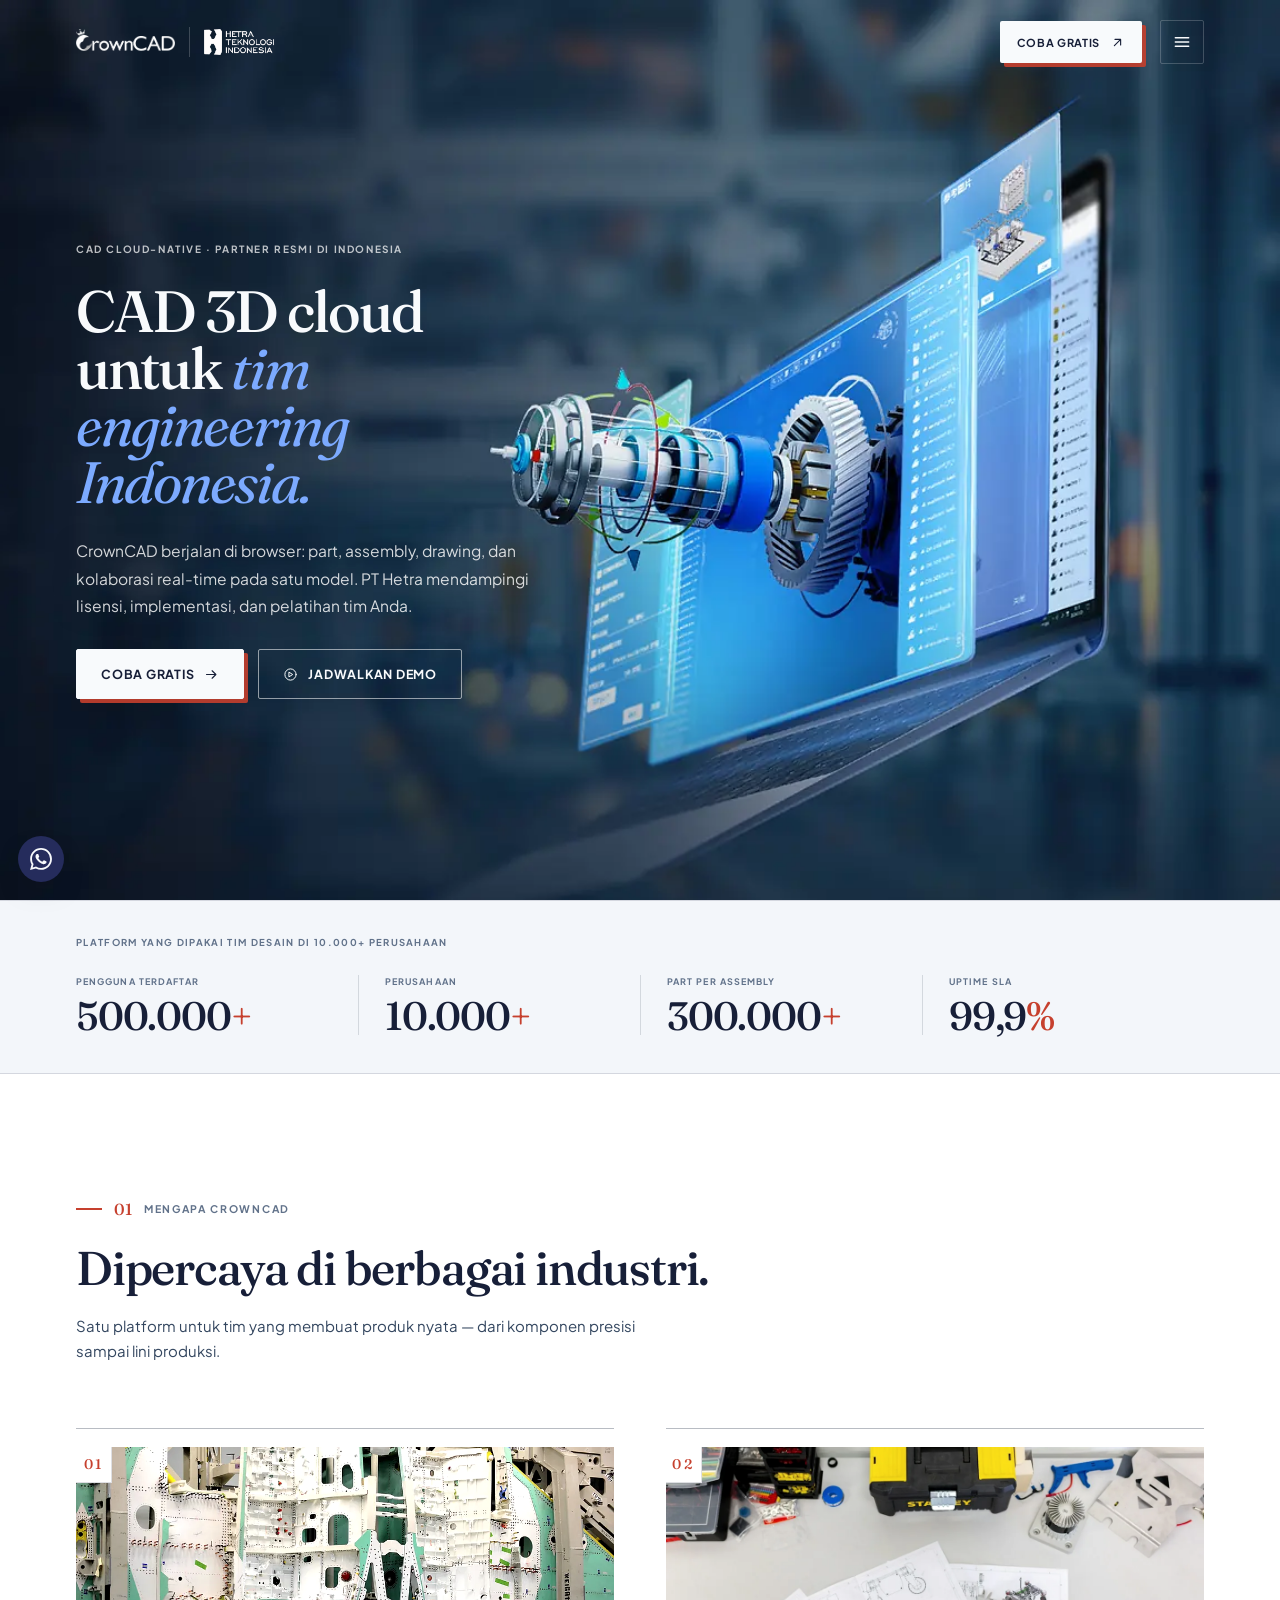
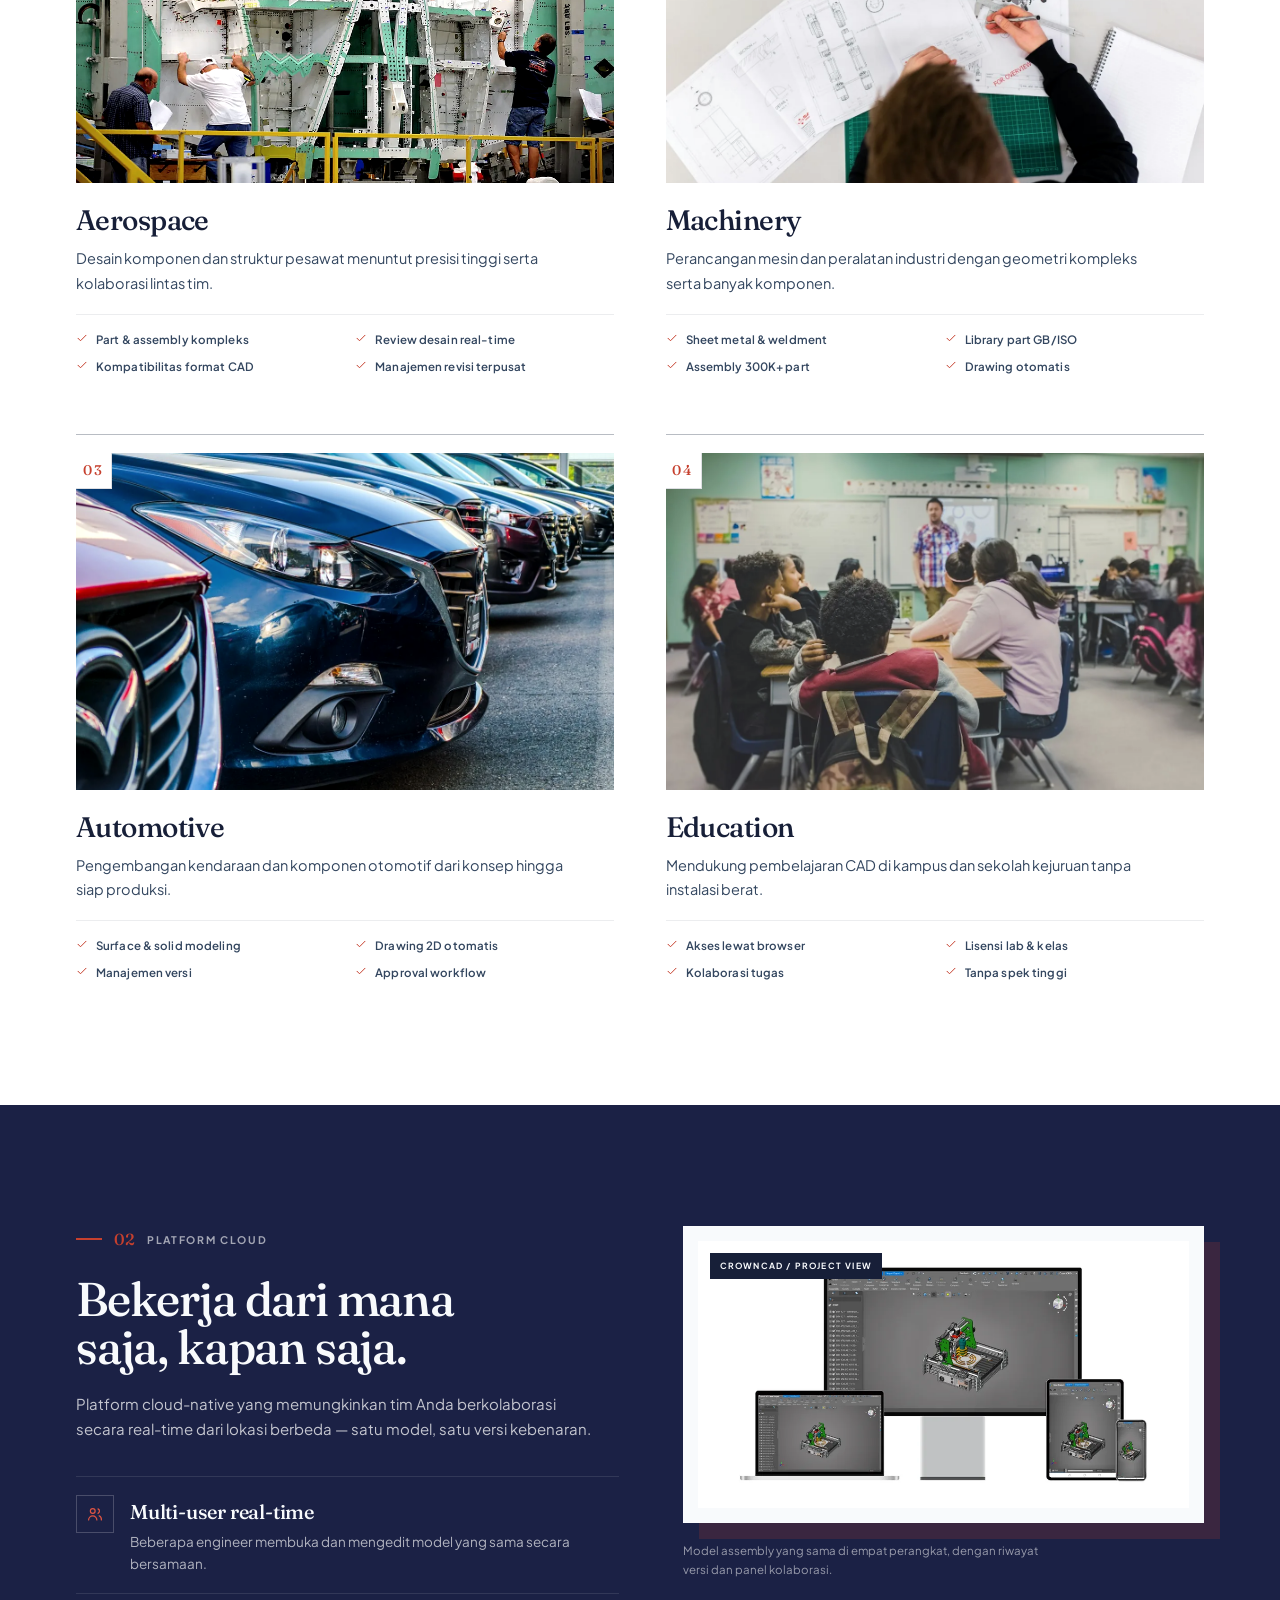
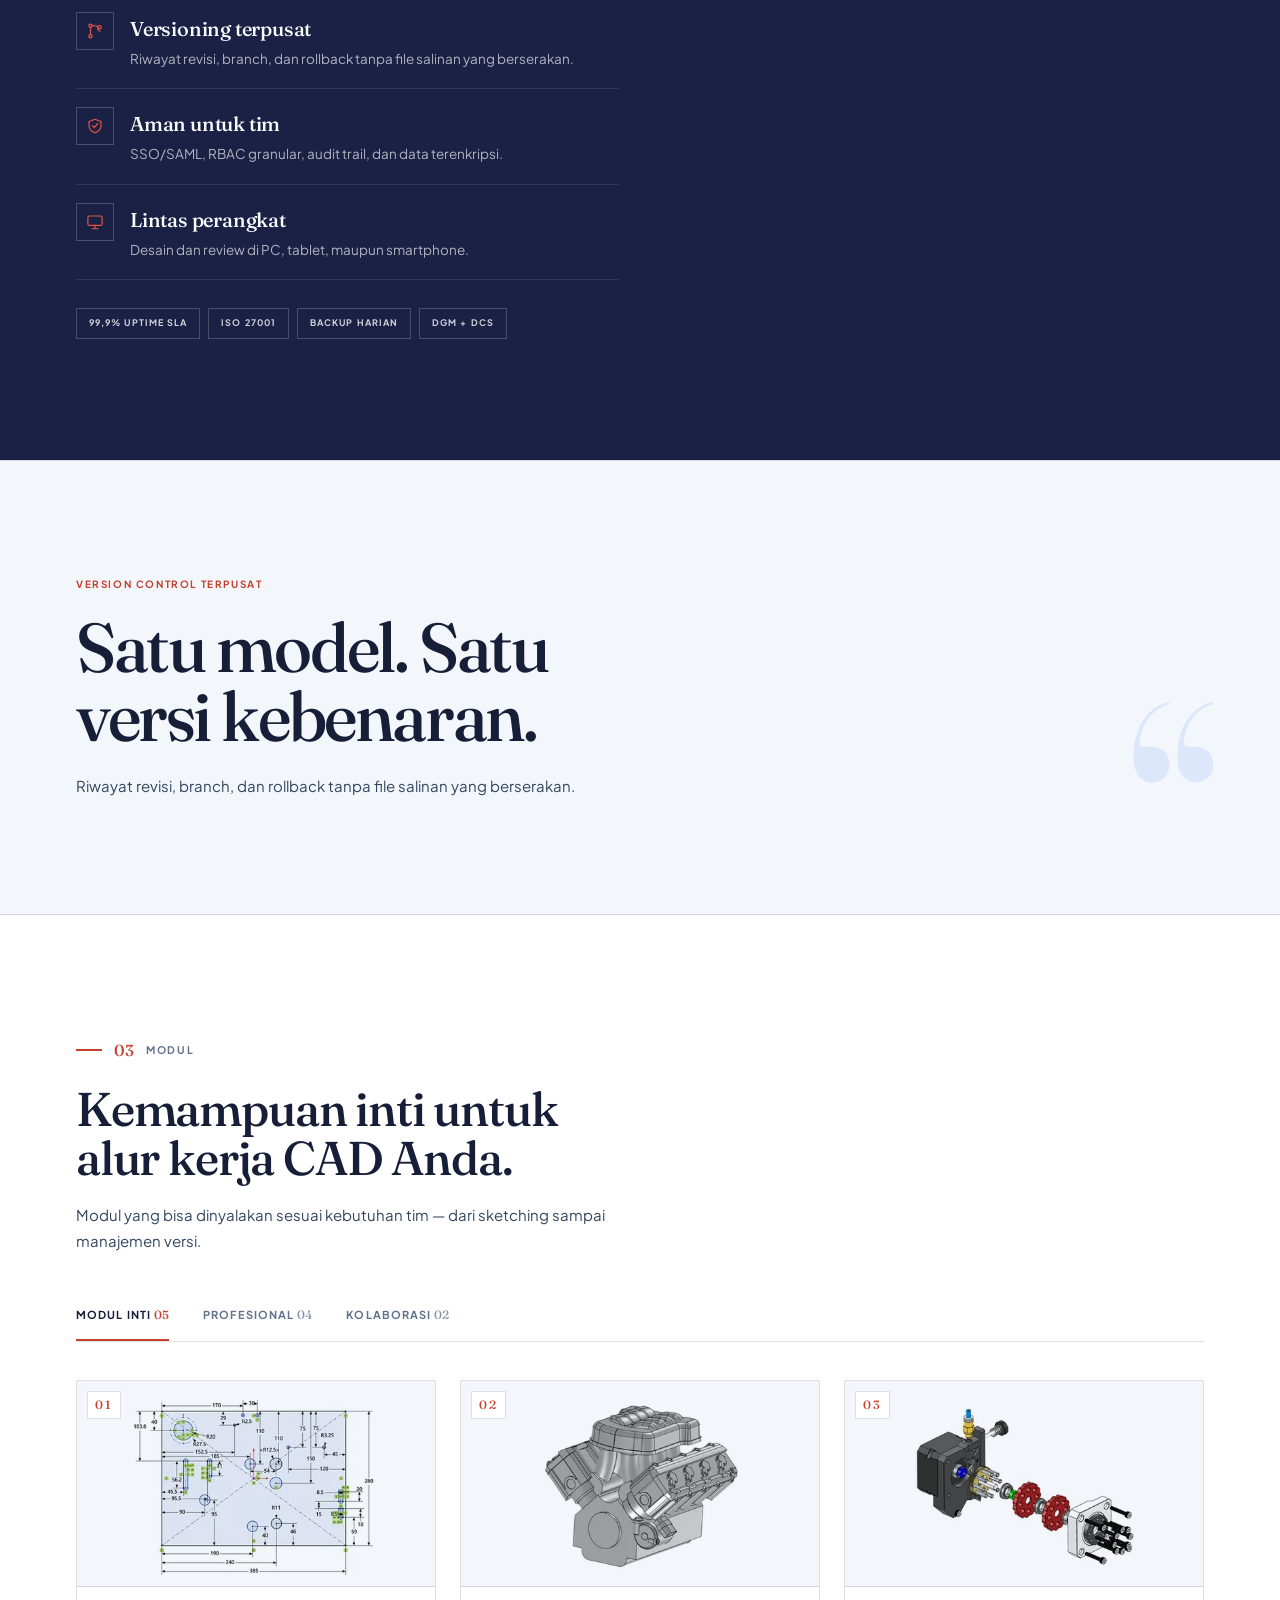
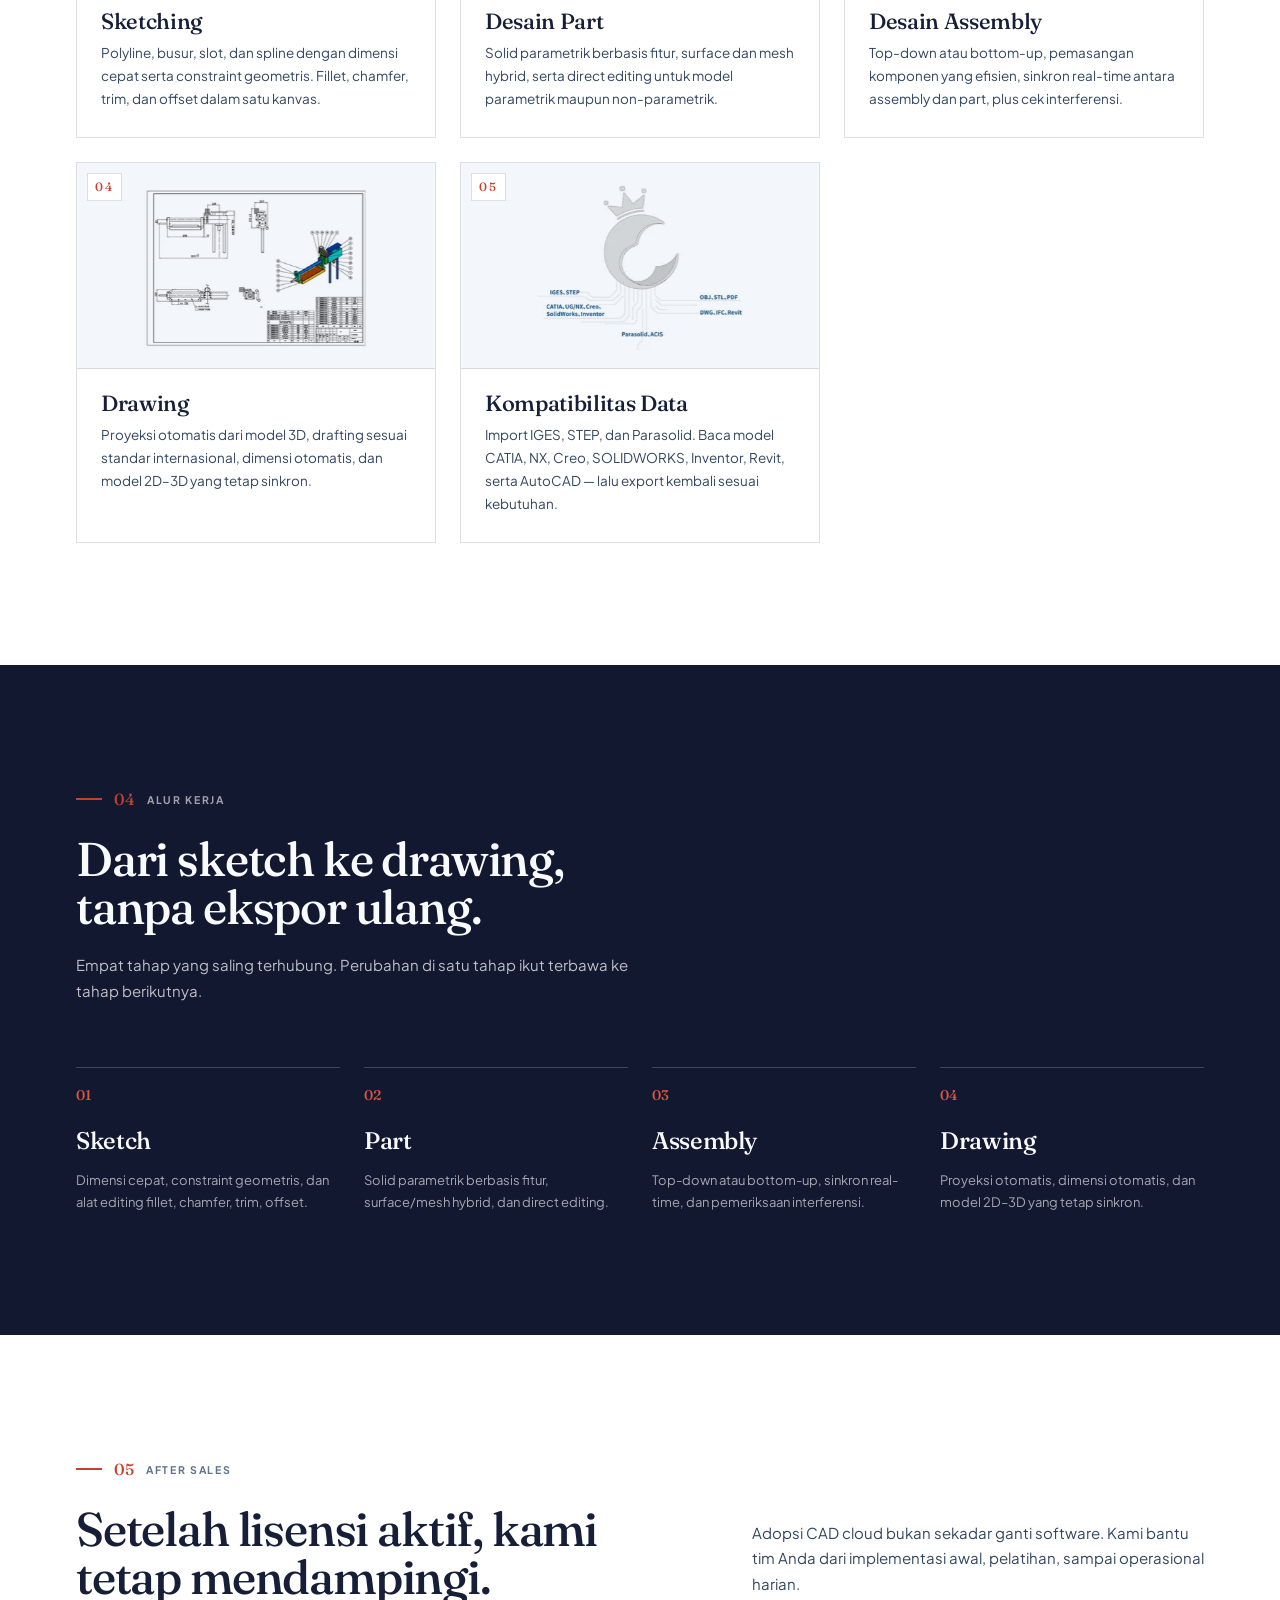
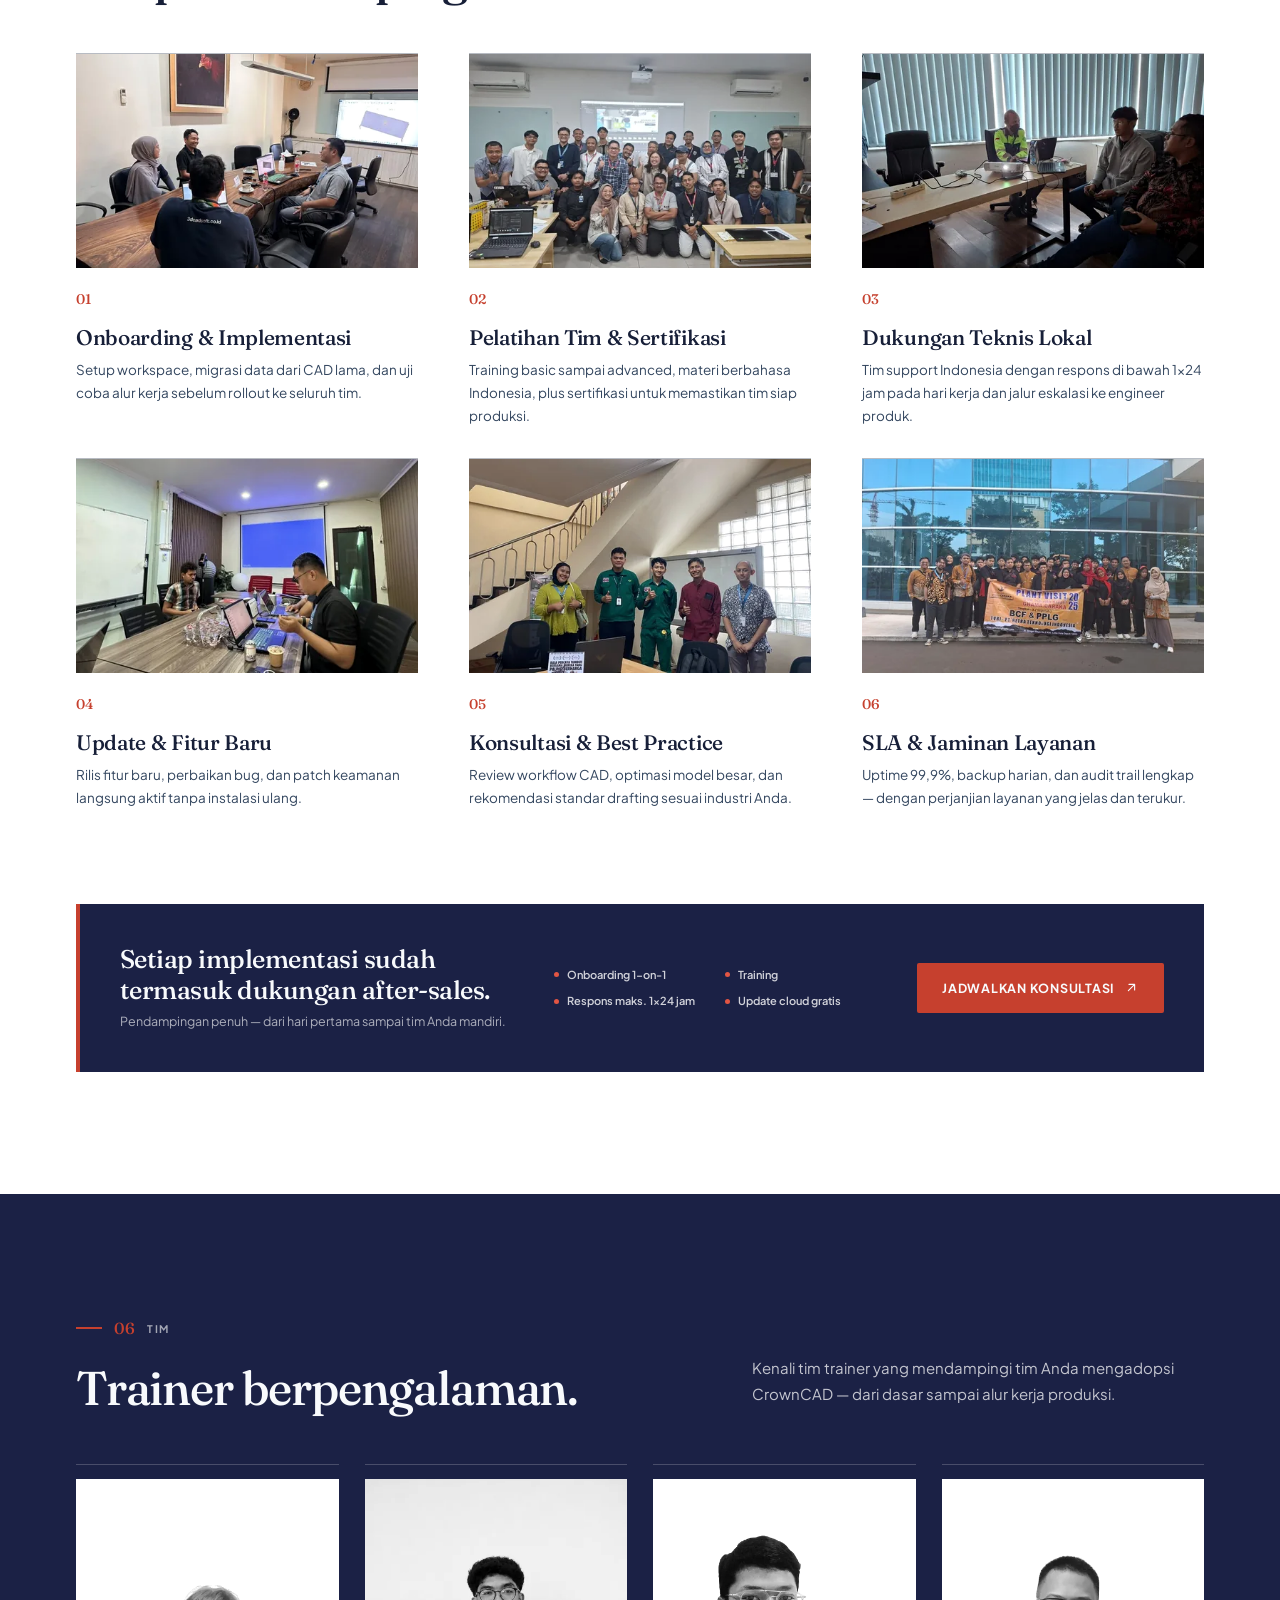
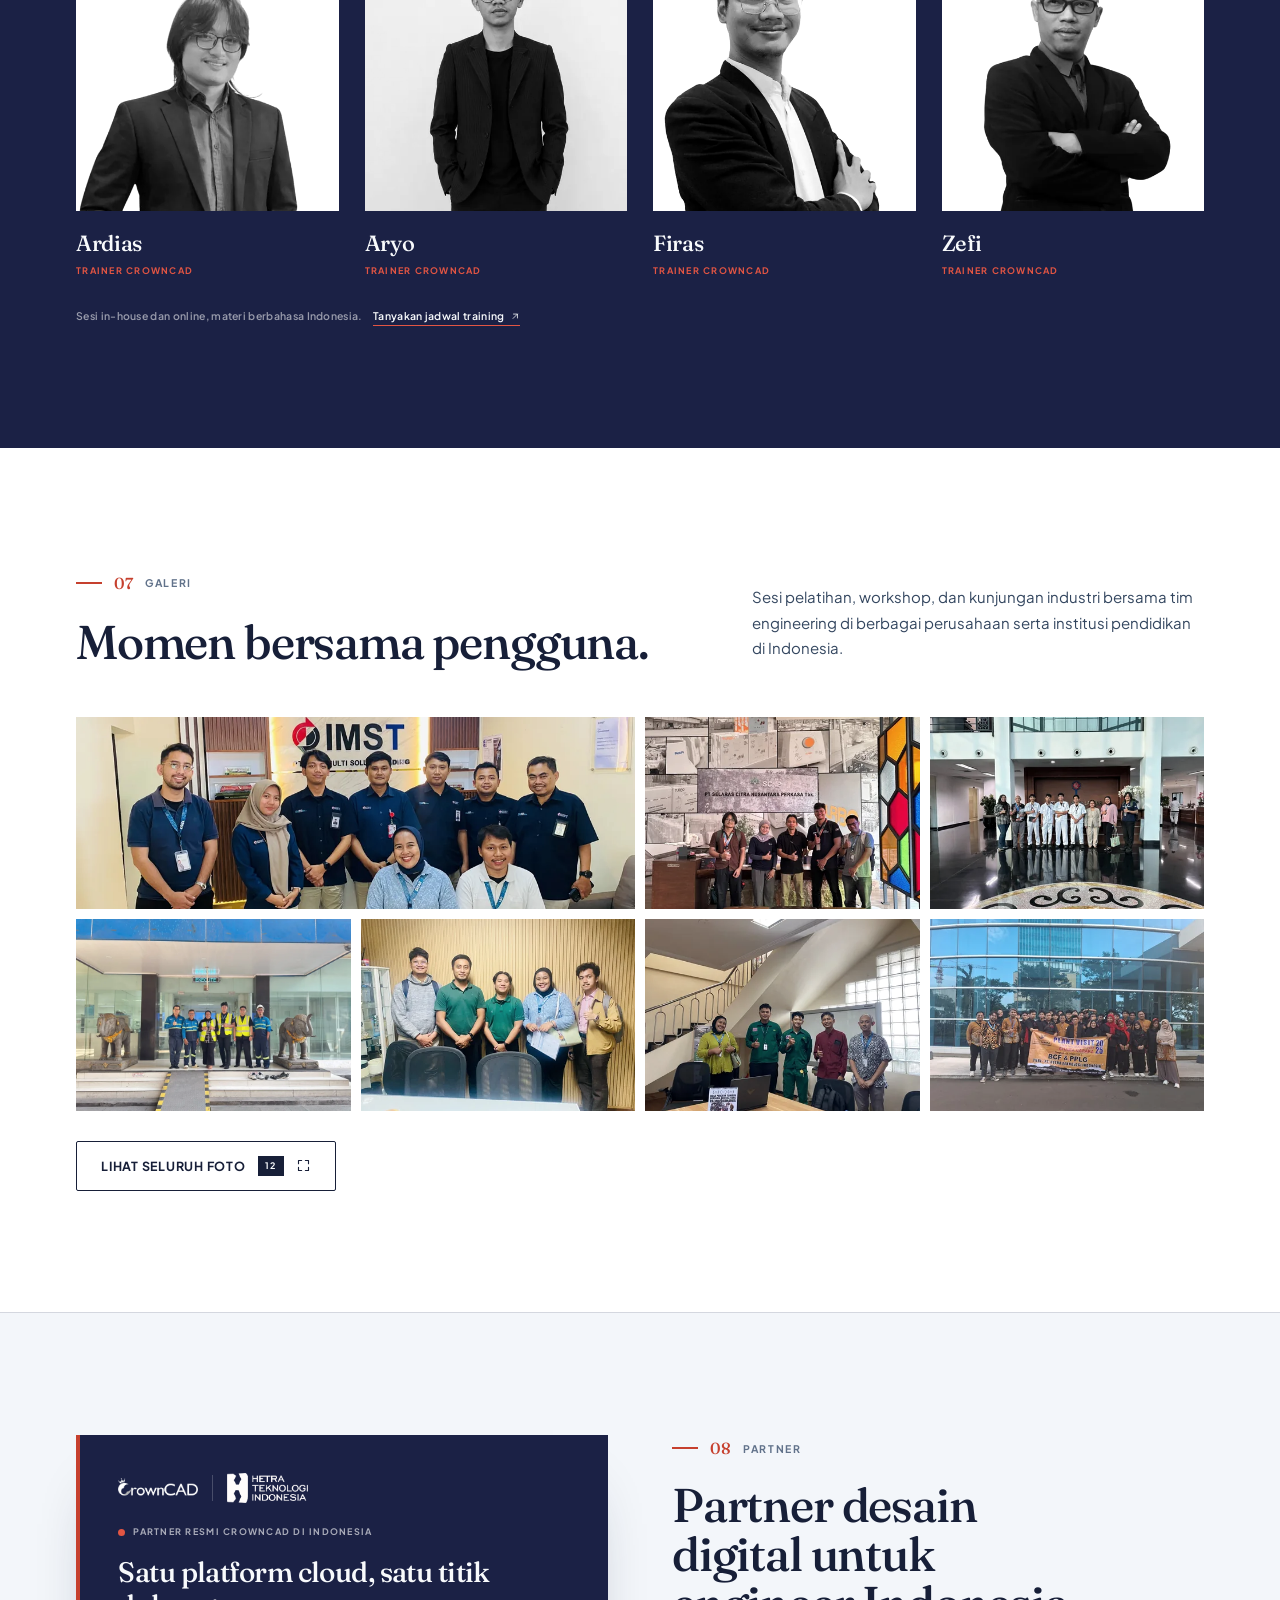
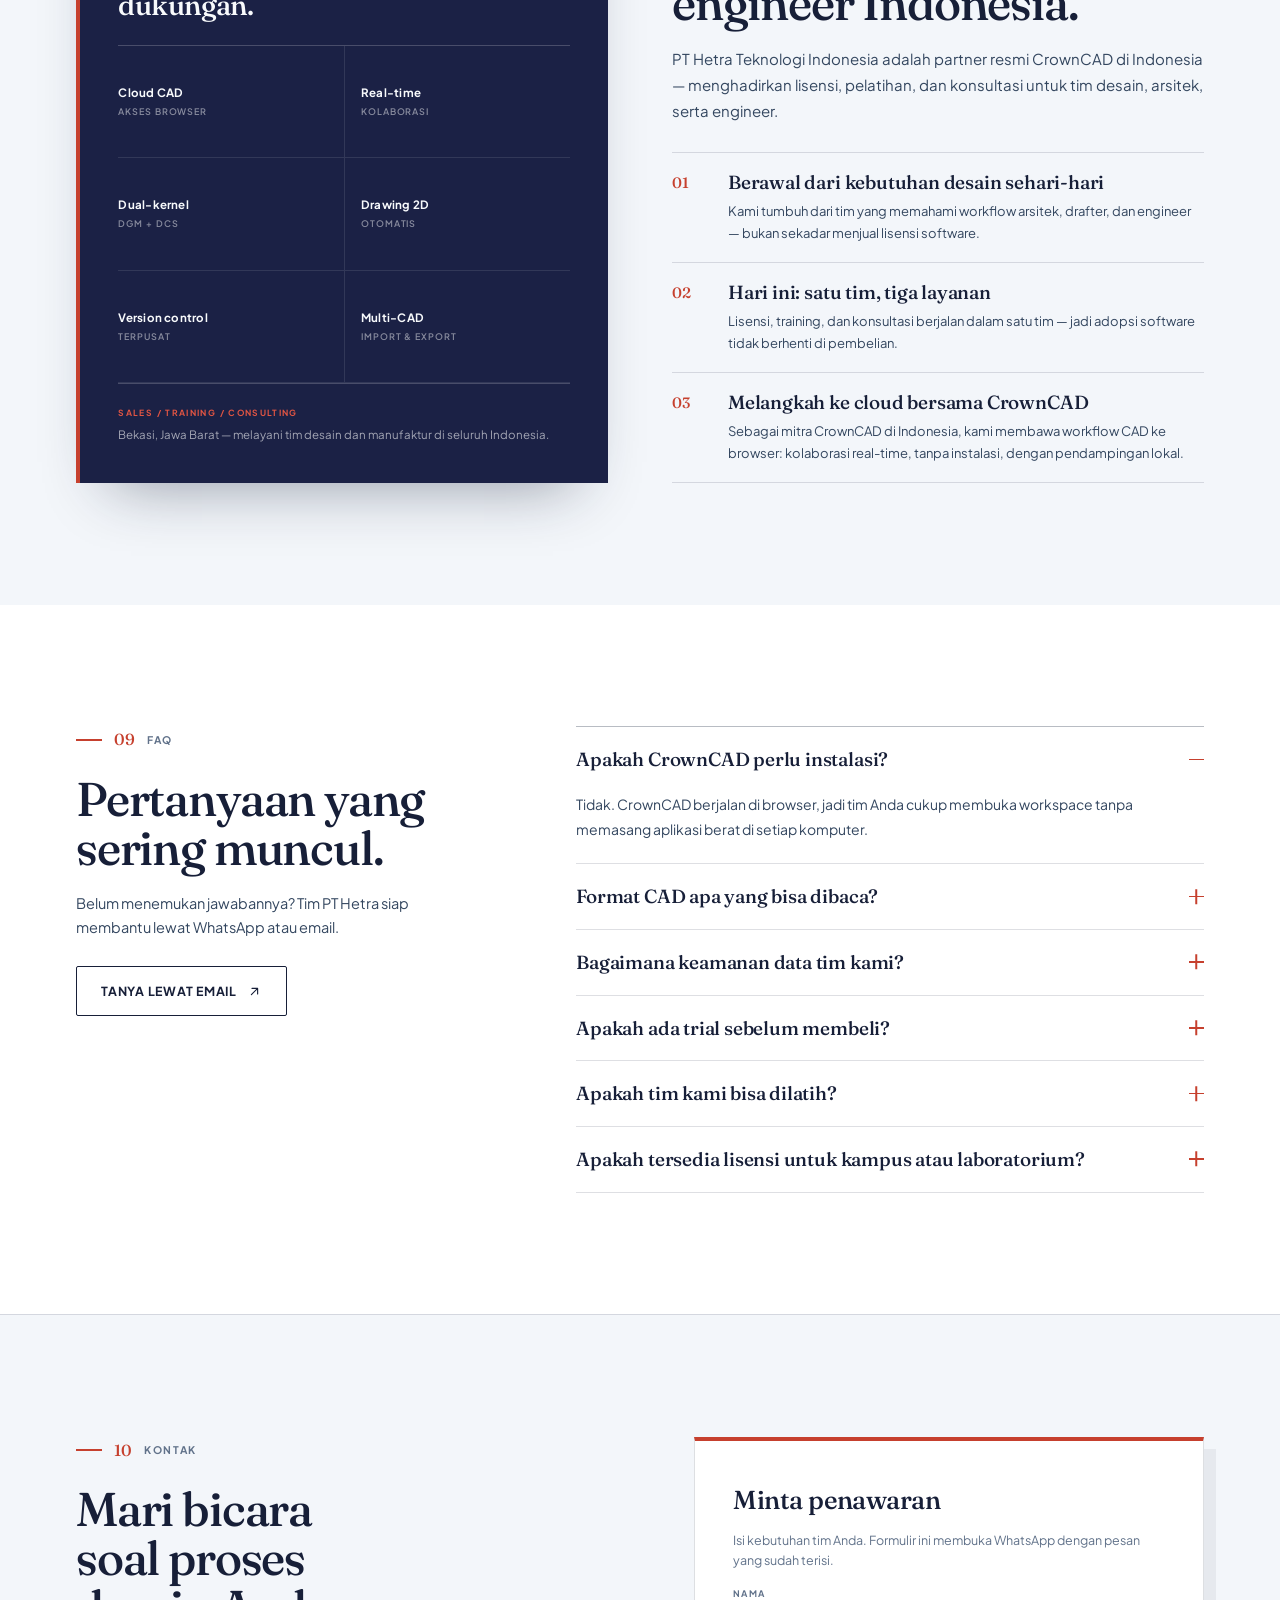
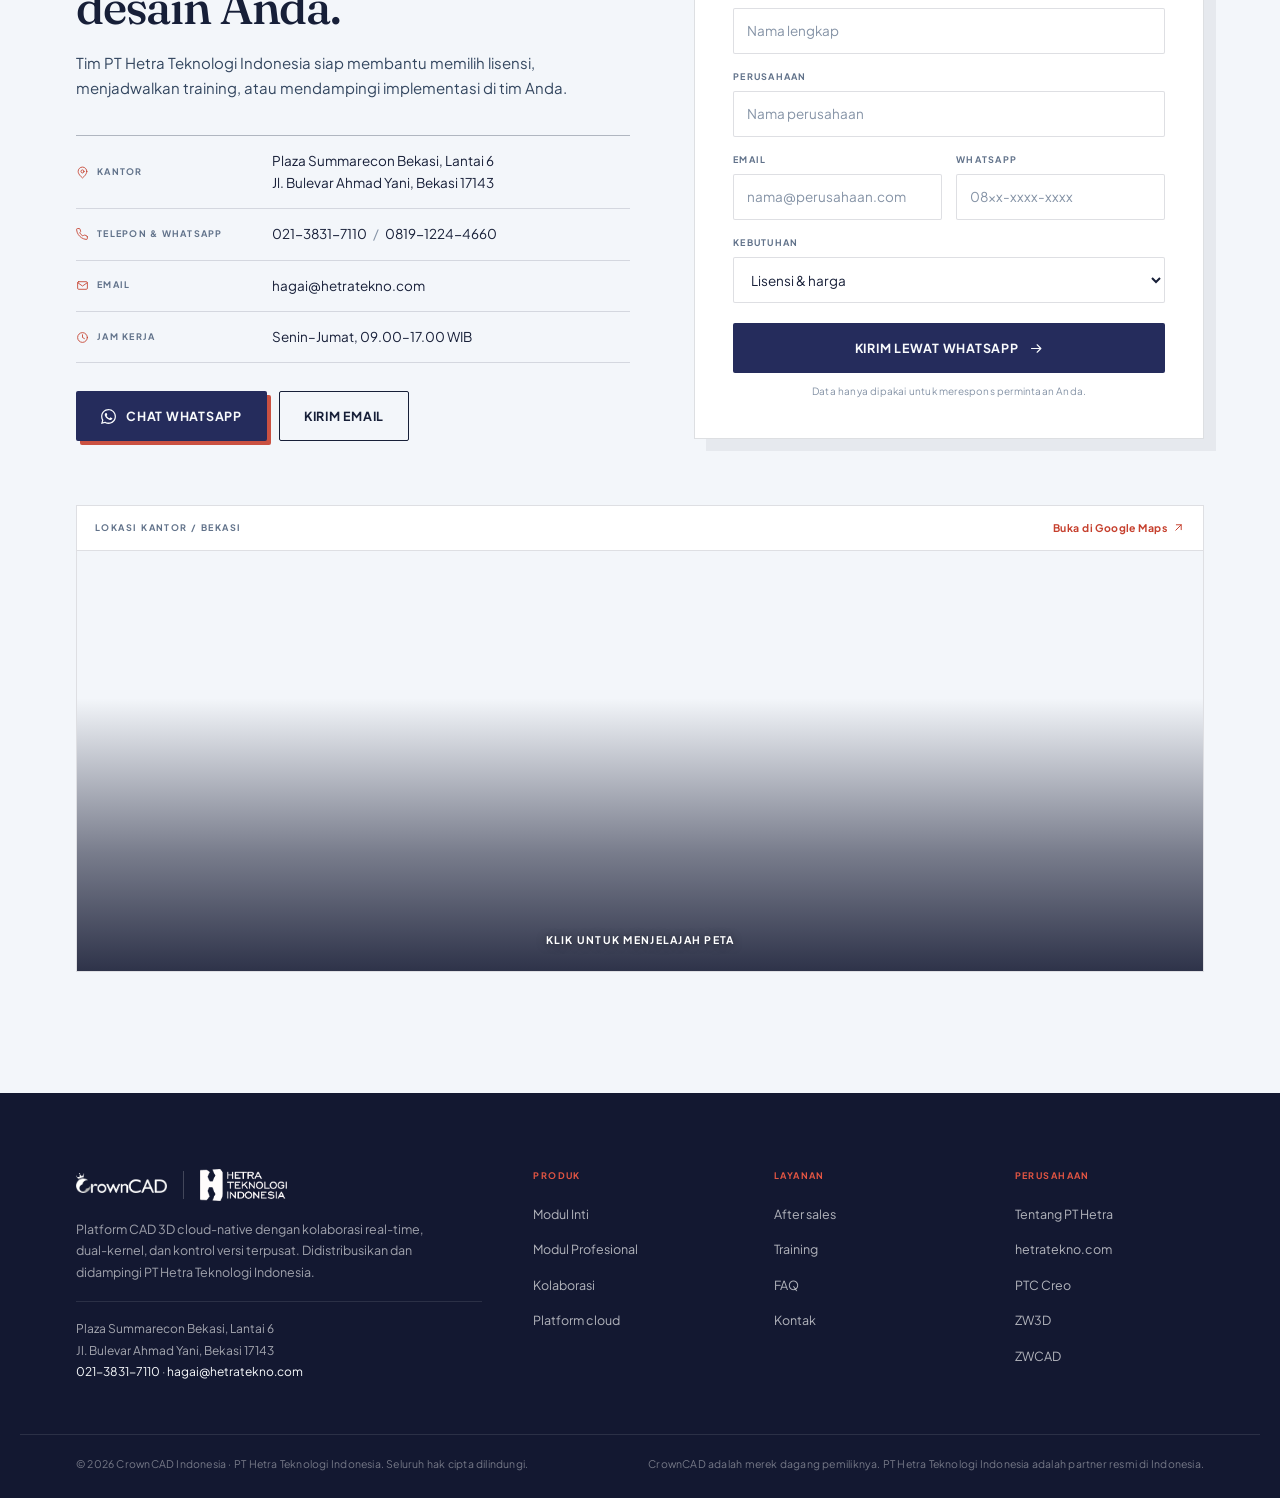
<file: index.html>
<!DOCTYPE html>
<html lang="id">
<head>
  <meta charset="UTF-8">
  <meta name="viewport" content="width=device-width, initial-scale=1">
  <title>CrownCAD Indonesia — CAD 3D cloud untuk tim engineering | PT Hetra</title>
  <meta name="description" content="CrownCAD berjalan di browser: part, assembly, drawing, dan kolaborasi real-time pada satu model. Didampingi PT Hetra Teknologi Indonesia, partner resmi CrownCAD.">
  <link rel="canonical" href="https://hetra-crowncad.com/">
  <meta name="theme-color" content="#FFFFFF">
  <link rel="icon" type="image/png" sizes="512x512" href="assets/images/brand/favicon.png">
  <link rel="apple-touch-icon" href="assets/images/brand/favicon.png">

  <meta property="og:type" content="website">
  <meta property="og:locale" content="id_ID">
  <meta property="og:site_name" content="CrownCAD Indonesia">
  <meta property="og:title" content="CrownCAD Indonesia — CAD 3D cloud untuk tim engineering">
  <meta property="og:description" content="Part, assembly, drawing, dan kolaborasi real-time di browser. Partner resmi: PT Hetra Teknologi Indonesia.">
  <meta property="og:url" content="https://hetra-crowncad.com/">
  <meta property="og:image" content="https://hetra-crowncad.com/assets/images/brand/og.jpg">
  <meta property="og:image:width" content="1200">
  <meta property="og:image:height" content="630">
  <meta name="twitter:card" content="summary_large_image">
  <meta name="twitter:title" content="CrownCAD Indonesia — CAD 3D cloud untuk tim engineering">
  <meta name="twitter:description" content="Part, assembly, drawing, dan kolaborasi real-time di browser. Partner resmi: PT Hetra Teknologi Indonesia.">
  <meta name="twitter:image" content="https://hetra-crowncad.com/assets/images/brand/og.jpg">

  <link rel="preconnect" href="https://fonts.googleapis.com">
  <link rel="preconnect" href="https://fonts.gstatic.com" crossorigin>
  <link href="https://fonts.googleapis.com/css2?family=Fraunces:opsz,wght@9..144,400;9..144,500;9..144,600;9..144,700&family=Plus+Jakarta+Sans:wght@400;500;600;700;800&display=swap" rel="stylesheet">
  <link rel="stylesheet" href="assets/css/style.css">

  <script type="application/ld+json">
  {
    "@context": "https://schema.org",
    "@type": "Organization",
    "name": "PT Hetra Teknologi Indonesia",
    "url": "https://hetra-crowncad.com/",
    "logo": "https://hetra-crowncad.com/assets/images/brand/logo.png",
    "description": "Partner resmi CrownCAD di Indonesia: lisensi, implementasi, pelatihan, dan dukungan teknis CAD cloud.",
    "address": {
      "@type": "PostalAddress",
      "streetAddress": "Plaza Summarecon Bekasi, Lantai 6, Jl. Bulevar Ahmad Yani",
      "addressLocality": "Bekasi",
      "postalCode": "17143",
      "addressCountry": "ID"
    },
    "contactPoint": {
      "@type": "ContactPoint",
      "telephone": "+62-21-3831-7110",
      "contactType": "sales",
      "email": "hagai@hetratekno.com",
      "areaServed": "ID",
      "availableLanguage": ["id", "en"]
    }
  }
  </script>
</head>
<body>

  <a class="skip" href="#main">Langsung ke konten</a>

  <svg class="sprite" aria-hidden="true" focusable="false" width="0" height="0">
    <symbol id="i-check" viewBox="0 0 24 24" fill="none" stroke="currentColor" stroke-width="2" stroke-linecap="round" stroke-linejoin="round"><path d="m4 12.5 5 5L20 6.5"/></symbol>
    <symbol id="i-arrow-right" viewBox="0 0 24 24" fill="none" stroke="currentColor" stroke-width="1.8" stroke-linecap="round" stroke-linejoin="round"><path d="M4 12h15M13 6l6 6-6 6"/></symbol>
    <symbol id="i-arrow-up-right" viewBox="0 0 24 24" fill="none" stroke="currentColor" stroke-width="1.8" stroke-linecap="round" stroke-linejoin="round"><path d="M7 17 17 7M8 7h9v9"/></symbol>
    <symbol id="i-chevron-down" viewBox="0 0 24 24" fill="none" stroke="currentColor" stroke-width="1.8" stroke-linecap="round" stroke-linejoin="round"><path d="m6 9 6 6 6-6"/></symbol>
    <symbol id="i-x" viewBox="0 0 24 24" fill="none" stroke="currentColor" stroke-width="1.8" stroke-linecap="round"><path d="M5 5l14 14M19 5 5 19"/></symbol>
    <symbol id="i-menu" viewBox="0 0 24 24" fill="none" stroke="currentColor" stroke-width="1.8" stroke-linecap="round"><path d="M4 7h16M4 12h16M4 17h16"/></symbol>
    <symbol id="i-cloud" viewBox="0 0 24 24" fill="none" stroke="currentColor" stroke-width="1.6" stroke-linecap="round" stroke-linejoin="round"><path d="M7 18a4.5 4.5 0 0 1-.7-8.95A6 6 0 0 1 18 9.5 4.25 4.25 0 0 1 17.5 18Z"/></symbol>
    <symbol id="i-cube" viewBox="0 0 24 24" fill="none" stroke="currentColor" stroke-width="1.6" stroke-linecap="round" stroke-linejoin="round"><path d="m12 3 8 4.5v9L12 21l-8-4.5v-9Z"/><path d="m4 7.5 8 4.5 8-4.5M12 12v9"/></symbol>
    <symbol id="i-layers" viewBox="0 0 24 24" fill="none" stroke="currentColor" stroke-width="1.6" stroke-linecap="round" stroke-linejoin="round"><path d="m12 3 9 5-9 5-9-5Z"/><path d="m3 13 9 5 9-5M3 17.5l9 5 9-5"/></symbol>
    <symbol id="i-users" viewBox="0 0 24 24" fill="none" stroke="currentColor" stroke-width="1.6" stroke-linecap="round" stroke-linejoin="round"><circle cx="9" cy="8" r="3.2"/><path d="M3.5 20a5.5 5.5 0 0 1 11 0M16 5.2a3.2 3.2 0 0 1 0 5.9M17.5 14.4a5.5 5.5 0 0 1 3 5.6"/></symbol>
    <symbol id="i-shield" viewBox="0 0 24 24" fill="none" stroke="currentColor" stroke-width="1.6" stroke-linecap="round" stroke-linejoin="round"><path d="M12 3 20 6v5c0 5-3.4 8.4-8 10-4.6-1.6-8-5-8-10V6Z"/><path d="m8.5 11.5 2.5 2.5 4.5-5"/></symbol>
    <symbol id="i-image" viewBox="0 0 24 24" fill="none" stroke="currentColor" stroke-width="1.6" stroke-linecap="round" stroke-linejoin="round"><rect x="3" y="4" width="18" height="16" rx="2"/><circle cx="8.5" cy="9.5" r="1.5"/><path d="m4 18 5-5 4 4 3-3 4 4"/></symbol>
    <symbol id="i-pin" viewBox="0 0 24 24" fill="none" stroke="currentColor" stroke-width="1.6" stroke-linecap="round" stroke-linejoin="round"><path d="M20 10c0 6-8 12-8 12S4 16 4 10a8 8 0 1 1 16 0Z"/><circle cx="12" cy="10" r="2.8"/></symbol>
    <symbol id="i-phone" viewBox="0 0 24 24" fill="none" stroke="currentColor" stroke-width="1.6" stroke-linecap="round" stroke-linejoin="round"><path d="M21 16.5v2.6a2 2 0 0 1-2.2 2 19.7 19.7 0 0 1-8.6-3.1 19.4 19.4 0 0 1-6-6A19.7 19.7 0 0 1 1.1 3.3 2 2 0 0 1 3.1 1h2.6a2 2 0 0 1 2 1.7c.1 1 .4 1.9.7 2.8a2 2 0 0 1-.4 2.1L6.8 8.8a16 16 0 0 0 6 6l1.2-1.2a2 2 0 0 1 2.1-.4c.9.3 1.8.6 2.8.7a2 2 0 0 1 1.7 2Z"/></symbol>
    <symbol id="i-mail" viewBox="0 0 24 24" fill="none" stroke="currentColor" stroke-width="1.6" stroke-linecap="round" stroke-linejoin="round"><rect x="3" y="5" width="18" height="14" rx="2"/><path d="m3.5 7 8.5 6 8.5-6"/></symbol>
    <symbol id="i-git" viewBox="0 0 24 24" fill="none" stroke="currentColor" stroke-width="1.6" stroke-linecap="round" stroke-linejoin="round"><circle cx="6" cy="5" r="2.2"/><circle cx="18" cy="7" r="2.2"/><circle cx="6" cy="19" r="2.2"/><path d="M6 7.2v9.6M8.2 5h4.3A3.3 3.3 0 0 1 15.8 8.3V9a3 3 0 0 0 3 3"/></symbol>
    <symbol id="i-monitor" viewBox="0 0 24 24" fill="none" stroke="currentColor" stroke-width="1.6" stroke-linecap="round" stroke-linejoin="round"><rect x="2.5" y="4" width="19" height="12.5" rx="2"/><path d="M8 21h8M12 16.5V21"/></symbol>
    <symbol id="i-lock" viewBox="0 0 24 24" fill="none" stroke="currentColor" stroke-width="1.6" stroke-linecap="round" stroke-linejoin="round"><rect x="4.5" y="10" width="15" height="11" rx="2"/><path d="M8 10V7a4 4 0 0 1 8 0v3M12 14.5v2.5"/></symbol>
    <symbol id="i-clock" viewBox="0 0 24 24" fill="none" stroke="currentColor" stroke-width="1.6" stroke-linecap="round" stroke-linejoin="round"><circle cx="12" cy="12" r="9"/><path d="M12 7v5l3.5 2"/></symbol>
    <symbol id="i-file" viewBox="0 0 24 24" fill="none" stroke="currentColor" stroke-width="1.6" stroke-linecap="round" stroke-linejoin="round"><path d="M6 2.5h7L19 8v13.5H6Z"/><path d="M13 2.5V8h6M9 12h6M9 16h6"/></symbol>
    <symbol id="i-play" viewBox="0 0 24 24" fill="none" stroke="currentColor" stroke-width="1.6" stroke-linecap="round" stroke-linejoin="round"><circle cx="12" cy="12" r="9"/><path d="m10 8.5 5.5 3.5-5.5 3.5Z"/></symbol>
    <symbol id="i-plus" viewBox="0 0 24 24" fill="none" stroke="currentColor" stroke-width="1.8" stroke-linecap="round"><path d="M12 5v14M5 12h14"/></symbol>
    <symbol id="i-minus" viewBox="0 0 24 24" fill="none" stroke="currentColor" stroke-width="1.8" stroke-linecap="round"><path d="M5 12h14"/></symbol>
    <symbol id="i-expand" viewBox="0 0 24 24" fill="none" stroke="currentColor" stroke-width="1.8" stroke-linecap="round" stroke-linejoin="round"><path d="M9 4H4v5M15 4h5v5M9 20H4v-5M15 20h5v-5"/></symbol>
    <symbol id="i-caret-left" viewBox="0 0 24 24" fill="none" stroke="currentColor" stroke-width="1.8" stroke-linecap="round" stroke-linejoin="round"><path d="m14 6-6 6 6 6"/></symbol>
    <symbol id="i-caret-right" viewBox="0 0 24 24" fill="none" stroke="currentColor" stroke-width="1.8" stroke-linecap="round" stroke-linejoin="round"><path d="m10 6 6 6-6 6"/></symbol>
    <symbol id="i-spark" viewBox="0 0 24 24" fill="none" stroke="currentColor" stroke-width="1.6" stroke-linecap="round" stroke-linejoin="round"><path d="M12 3l1.8 5.2L19 10l-5.2 1.8L12 17l-1.8-5.2L5 10l5.2-1.8Z"/><path d="M18 16.5l.8 2.2 2.2.8-2.2.8-.8 2.2-.8-2.2-2.2-.8 2.2-.8Z"/></symbol>
    <symbol id="i-wa" viewBox="0 0 24 24" fill="currentColor"><path d="M17.47 14.38c-.3-.15-1.76-.87-2.03-.97-.27-.1-.47-.15-.67.15-.2.3-.77.97-.94 1.17-.17.2-.35.22-.64.08-.3-.15-1.26-.47-2.4-1.48-.88-.79-1.48-1.76-1.65-2.06-.17-.3-.02-.46.13-.6.13-.14.3-.35.45-.52.15-.18.2-.3.3-.5.1-.2.05-.37-.03-.52-.07-.15-.67-1.61-.92-2.2-.24-.58-.49-.5-.67-.51h-.57c-.2 0-.52.07-.8.37-.27.3-1.03 1.02-1.03 2.48 0 1.46 1.06 2.87 1.21 3.07.15.2 2.1 3.2 5.08 4.49.7.3 1.26.49 1.69.62.71.23 1.36.2 1.87.12.57-.09 1.76-.72 2-1.41.25-.7.25-1.29.18-1.42-.08-.12-.28-.2-.57-.35m-5.42 7.4h-.01a9.87 9.87 0 0 1-5.03-1.38l-.36-.21-3.74.98 1-3.65-.24-.37a9.86 9.86 0 0 1-1.51-5.26c0-5.45 4.44-9.88 9.89-9.88 2.64 0 5.12 1.03 6.99 2.9a9.83 9.83 0 0 1 2.89 6.99c0 5.45-4.44 9.88-9.88 9.88m8.41-18.3A11.82 11.82 0 0 0 12.05 0C5.5 0 .16 5.34.16 11.89c0 2.1.55 4.14 1.59 5.95L.06 24l6.3-1.65a11.88 11.88 0 0 0 5.69 1.45c6.55 0 11.89-5.34 11.89-11.9 0-3.17-1.24-6.16-3.48-8.41Z"/></symbol>
  </svg>

  <div class="scrollbar" id="scrollbar" aria-hidden="true"></div>

  <header class="nav" id="nav">
    <div class="wrap nav-inner">
      <a class="brand" href="#top" aria-label="CrownCAD Indonesia, kembali ke atas">
        <img class="brand-logo--dark" src="assets/images/brand/logo.png" alt="CrownCAD" width="455" height="120">
        <img class="brand-logo--light" src="assets/images/brand/logo-white-455.webp" alt="CrownCAD" width="455" height="120">
        <span class="brand-sep" aria-hidden="true"></span>
        <img class="brand-hetra brand-hetra--dark" src="assets/images/brand/hetra-dark.webp" alt="PT Hetra Teknologi Indonesia" width="240" height="240">
        <img class="brand-hetra brand-hetra--light" src="assets/images/brand/hetra-white.png" alt="PT Hetra Teknologi Indonesia" width="240" height="240">
      </a>

      <nav class="nav-links" aria-label="Navigasi utama">
        <a href="#mengapa">Industri</a>
        <a href="#platform">Platform</a>
        <a href="#modul">Modul</a>
        <a href="#layanan">Layanan</a>
        <a href="#trainer">Trainer</a>
        <a href="#galeri">Galeri</a>
        <a href="#faq">FAQ</a>
      </nav>

      <div class="nav-actions">
        <a class="btn btn-sm btn-primary" href="https://wa.me/6281912244660?text=Halo%2C%20saya%20ingin%20mencoba%20CrownCAD%20untuk%20tim%20kami." target="_blank" rel="noopener">
          Coba gratis <svg class="i" aria-hidden="true"><use href="#i-arrow-up-right"></use></svg>
        </a>
        <button class="menu-btn" id="menuBtn" type="button" aria-label="Buka menu" aria-expanded="false" aria-controls="mobileMenu">
          <svg class="i" aria-hidden="true"><use href="#i-menu"></use></svg>
        </button>
      </div>
    </div>
  </header>

  <div class="mobile-menu" id="mobileMenu" aria-hidden="true">
    <div class="mobile-head">
      <a class="brand" href="#top" aria-label="CrownCAD Indonesia">
        <img src="assets/images/brand/logo-white.png" alt="CrownCAD" width="455" height="120">
      </a>
      <button class="menu-btn" id="menuClose" type="button" aria-label="Tutup menu">
        <svg class="i" aria-hidden="true"><use href="#i-x"></use></svg>
      </button>
    </div>
    <nav class="mobile-links" aria-label="Navigasi seluler">
      <a href="#mengapa"><span>01</span>Industri</a>
      <a href="#platform"><span>02</span>Platform</a>
      <a href="#modul"><span>03</span>Modul</a>
      <a href="#alur"><span>04</span>Alur kerja</a>
      <a href="#layanan"><span>05</span>Layanan</a>
      <a href="#trainer"><span>06</span>Trainer</a>
      <a href="#galeri"><span>07</span>Galeri</a>
      <a href="#partner"><span>08</span>Partner</a>
      <a href="#faq"><span>09</span>FAQ</a>
      <a href="#kontak"><span>10</span>Kontak</a>
    </nav>
    <div class="mobile-foot">
      <a class="btn btn-primary" href="https://wa.me/6281912244660?text=Halo%2C%20saya%20ingin%20mencoba%20CrownCAD." target="_blank" rel="noopener">Coba gratis</a>
      <a class="btn btn-outline" href="mailto:hagai@hetratekno.com">hagai@hetratekno.com</a>
      <p>PT Hetra Teknologi Indonesia<br>Plaza Summarecon Bekasi, Lantai 6</p>
    </div>
  </div>

  <main id="main">

    <!-- HERO -->
    <section class="hero" id="top">
      <div class="wrap hero-inner">
        <div class="hero-copy" data-enter>
          <p class="eyebrow">CAD cloud-native · Partner resmi di Indonesia</p>
          <h1>CAD 3D cloud untuk <span class="hero-accent">tim engineering Indonesia.</span></h1>
          <p class="hero-sub">CrownCAD berjalan di browser: part, assembly, drawing, dan kolaborasi real-time pada satu model. PT Hetra mendampingi lisensi, implementasi, dan pelatihan tim Anda.</p>
          <div class="hero-actions">
            <a class="btn btn-light" href="https://wa.me/6281912244660?text=Halo%2C%20saya%20ingin%20mencoba%20CrownCAD%20gratis%2030%20hari%20untuk%20tim%20kami." target="_blank" rel="noopener">
              Coba gratis<svg class="i" aria-hidden="true"><use href="#i-arrow-right"></use></svg>
            </a>
            <a class="btn btn-ghost" href="#kontak">
              <svg class="i" aria-hidden="true"><use href="#i-play"></use></svg> Jadwalkan demo
            </a>
          </div>
        </div>

        <!-- <aside class="hero-aside" aria-label="Angka utama CrownCAD">
          <ul class="hero-facts">
            <li><strong>500.000+</strong><span>pengguna terdaftar</span></li>
            <li><strong>10.000+</strong><span>perusahaan</span></li>
            <li><strong>300.000+</strong><span>part per assembly</span></li>
          </ul>
        </aside> -->
      </div>

      <div class="hero-bg" aria-hidden="true">
        <img src="assets/images/hero/hero-bg-1440.webp"
             srcset="assets/images/hero/hero-bg-960.webp 960w, assets/images/hero/hero-bg-1440.webp 1440w, assets/images/hero/hero-bg-1920.webp 1920w"
             sizes="100vw" width="1920" height="1080" alt=""
             loading="eager" decoding="async" fetchpriority="high">
      </div>
    </section>

    <!-- STATS -->
    <section class="stats" aria-label="CrownCAD dalam angka">
      <div class="wrap stats-inner">
        <p class="stats-label mono">Platform yang dipakai tim desain di 10.000+ perusahaan</p>
        <dl class="stats-grid">
          <div><dt>Pengguna terdaftar</dt><dd>500.000<span>+</span></dd></div>
          <div><dt>Perusahaan</dt><dd>10.000<span>+</span></dd></div>
          <div><dt>Part per assembly</dt><dd>300.000<span>+</span></dd></div>
          <div><dt>Uptime SLA</dt><dd>99,9<span>%</span></dd></div>
        </dl>
      </div>
    </section>

    <!-- INDUSTRI -->
    <section class="sect sect-light industries" id="mengapa">
      <div class="wrap">
        <div class="sect-head">
          <p class="kicker"><span class="mono">01</span> Mengapa CrownCAD</p>
          <h2>Dipercaya di berbagai industri.</h2>
          <p class="lead">Satu platform untuk tim yang membuat produk nyata — dari komponen presisi sampai lini produksi.</p>
        </div>

        <div class="industry-grid">
          <article class="industry">
            <figure class="industry-media">
              <img src="assets/images/industries/aerospace-assembly-960.webp"
                   srcset="assets/images/industries/aerospace-assembly-480.webp 480w, assets/images/industries/aerospace-assembly-960.webp 960w, assets/images/industries/aerospace-assembly-1600.webp 1600w"
                   sizes="(min-width: 1024px) 46vw, 100vw" width="1600" height="1065" alt="Teknisi merakit struktur pesawat di lini produksi" loading="lazy" decoding="async">
              <span class="media-index mono">01</span>
            </figure>
            <div class="industry-body">
              <h3>Aerospace</h3>
              <p>Desain komponen dan struktur pesawat menuntut presisi tinggi serta kolaborasi lintas tim.</p>
              <ul class="ticks">
                <li><svg class="i" aria-hidden="true"><use href="#i-check"></use></svg>Part &amp; assembly kompleks</li>
                <li><svg class="i" aria-hidden="true"><use href="#i-check"></use></svg>Review desain real-time</li>
                <li><svg class="i" aria-hidden="true"><use href="#i-check"></use></svg>Kompatibilitas format CAD</li>
                <li><svg class="i" aria-hidden="true"><use href="#i-check"></use></svg>Manajemen revisi terpusat</li>
              </ul>
            </div>
          </article>

          <article class="industry">
            <figure class="industry-media">
              <img src="assets/images/industries/machinery-1200.webp"
                   sizes="(min-width: 1024px) 46vw, 100vw" width="1200" height="800" alt="Gambar teknik mesin dan jangka sorong" loading="lazy" decoding="async">
              <span class="media-index mono">02</span>
            </figure>
            <div class="industry-body">
              <h3>Machinery</h3>
              <p>Perancangan mesin dan peralatan industri dengan geometri kompleks serta banyak komponen.</p>
              <ul class="ticks">
                <li><svg class="i" aria-hidden="true"><use href="#i-check"></use></svg>Sheet metal &amp; weldment</li>
                <li><svg class="i" aria-hidden="true"><use href="#i-check"></use></svg>Library part GB/ISO</li>
                <li><svg class="i" aria-hidden="true"><use href="#i-check"></use></svg>Assembly 300K+ part</li>
                <li><svg class="i" aria-hidden="true"><use href="#i-check"></use></svg>Drawing otomatis</li>
              </ul>
            </div>
          </article>

          <article class="industry">
            <figure class="industry-media">
              <img src="assets/images/industries/transportation-1200.webp"
                   sizes="(min-width: 1024px) 46vw, 100vw" width="1200" height="900" alt="Deretan mobil di dealer otomotif" loading="lazy" decoding="async">
              <span class="media-index mono">03</span>
            </figure>
            <div class="industry-body">
              <h3>Automotive</h3>
              <p>Pengembangan kendaraan dan komponen otomotif dari konsep hingga siap produksi.</p>
              <ul class="ticks">
                <li><svg class="i" aria-hidden="true"><use href="#i-check"></use></svg>Surface &amp; solid modeling</li>
                <li><svg class="i" aria-hidden="true"><use href="#i-check"></use></svg>Drawing 2D otomatis</li>
                <li><svg class="i" aria-hidden="true"><use href="#i-check"></use></svg>Manajemen versi</li>
                <li><svg class="i" aria-hidden="true"><use href="#i-check"></use></svg>Approval workflow</li>
              </ul>
            </div>
          </article>

          <article class="industry">
            <figure class="industry-media">
              <img src="assets/images/industries/education-1200.webp"
                   sizes="(min-width: 1024px) 46vw, 100vw" width="1200" height="747" alt="Suasana kelas dengan guru dan siswa" loading="lazy" decoding="async">
              <span class="media-index mono">04</span>
            </figure>
            <div class="industry-body">
              <h3>Education</h3>
              <p>Mendukung pembelajaran CAD di kampus dan sekolah kejuruan tanpa instalasi berat.</p>
              <ul class="ticks">
                <li><svg class="i" aria-hidden="true"><use href="#i-check"></use></svg>Akses lewat browser</li>
                <li><svg class="i" aria-hidden="true"><use href="#i-check"></use></svg>Lisensi lab &amp; kelas</li>
                <li><svg class="i" aria-hidden="true"><use href="#i-check"></use></svg>Kolaborasi tugas</li>
                <li><svg class="i" aria-hidden="true"><use href="#i-check"></use></svg>Tanpa spek tinggi</li>
              </ul>
            </div>
          </article>
        </div>
      </div>
    </section>

    <!-- PLATFORM -->
    <section class="sect sect-dark platform" id="platform">
      <div class="wrap platform-grid">
        <div class="platform-copy">
          <p class="kicker"><span class="mono">02</span> Platform cloud</p>
          <h2>Bekerja dari mana saja, kapan saja.</h2>
          <p class="lead">Platform cloud-native yang memungkinkan tim Anda berkolaborasi secara real-time dari lokasi berbeda — satu model, satu versi kebenaran.</p>

          <ul class="feature-list">
            <li>
              <span class="feature-icon"><svg class="i" aria-hidden="true"><use href="#i-users"></use></svg></span>
              <div><h3>Multi-user real-time</h3><p>Beberapa engineer membuka dan mengedit model yang sama secara bersamaan.</p></div>
            </li>
            <li>
              <span class="feature-icon"><svg class="i" aria-hidden="true"><use href="#i-git"></use></svg></span>
              <div><h3>Versioning terpusat</h3><p>Riwayat revisi, branch, dan rollback tanpa file salinan yang berserakan.</p></div>
            </li>
            <li>
              <span class="feature-icon"><svg class="i" aria-hidden="true"><use href="#i-shield"></use></svg></span>
              <div><h3>Aman untuk tim</h3><p>SSO/SAML, RBAC granular, audit trail, dan data terenkripsi.</p></div>
            </li>
            <li>
              <span class="feature-icon"><svg class="i" aria-hidden="true"><use href="#i-monitor"></use></svg></span>
              <div><h3>Lintas perangkat</h3><p>Desain dan review di PC, tablet, maupun smartphone.</p></div>
            </li>
          </ul>

          <div class="chips">
            <span>99,9% uptime SLA</span><span>ISO 27001</span><span>Backup harian</span><span>DGM + DCS</span>
          </div>
        </div>

        <figure class="platform-figure">
          <div class="figure-frame">
            <img src="assets/images/collaboration-management/collaboration-960.webp"
                 srcset="assets/images/collaboration-management/collaboration-480.webp 480w, assets/images/collaboration-management/collaboration-960.webp 960w, assets/images/collaboration-management/collaboration-1020.webp 1020w"
                 sizes="(min-width: 1024px) 50vw, 100vw" width="1020" height="554"
                 alt="CrownCAD terbuka di monitor, laptop, tablet, dan smartphone dengan model yang sama" loading="lazy" decoding="async">
            <span class="figure-tag mono">CrownCAD / Project view</span>
          </div>
          <figcaption>Model assembly yang sama di empat perangkat, dengan riwayat versi dan panel kolaborasi.</figcaption>
        </figure>
      </div>
    </section>

    <!-- STATEMENT -->
    <section class="statement" aria-label="Prinsip version control">
      <div class="wrap statement-inner">
        <p class="mono statement-kicker">Version control terpusat</p>
        <p class="statement-line">Satu model. Satu versi kebenaran.</p>
        <p class="statement-sub">Riwayat revisi, branch, dan rollback tanpa file salinan yang berserakan.</p>
      </div>
    </section>

    <!-- MODUL -->
    <section class="sect sect-light modules" id="modul">
      <div class="wrap">
        <div class="sect-head">
          <p class="kicker"><span class="mono">03</span> Modul</p>
          <h2>Kemampuan inti untuk alur kerja CAD Anda.</h2>
          <p class="lead">Modul yang bisa dinyalakan sesuai kebutuhan tim — dari sketching sampai manajemen versi.</p>
        </div>

        <div class="tabs" role="tablist" aria-label="Kategori modul">
          <button class="tab is-active" id="tab-core" role="tab" aria-selected="true" aria-controls="panel-core" type="button">Modul Inti <span class="mono">05</span></button>
          <button class="tab" id="tab-pro" role="tab" aria-selected="false" aria-controls="panel-pro" type="button">Profesional <span class="mono">04</span></button>
          <button class="tab" id="tab-collab" role="tab" aria-selected="false" aria-controls="panel-collab" type="button">Kolaborasi <span class="mono">02</span></button>
        </div>

        <div class="panel is-active" id="panel-core" role="tabpanel" aria-labelledby="tab-core" tabindex="0">
          <div class="module-grid">
            <article class="module">
              <figure><img src="assets/images/core-modeling/sketch-960.webp" srcset="assets/images/core-modeling/sketch-480.webp 480w, assets/images/core-modeling/sketch-960.webp 960w, assets/images/core-modeling/sketch-1020.webp 1020w" sizes="(min-width: 1024px) 33vw, (min-width: 640px) 50vw, 100vw" width="1020" height="554" alt="Sketch 2D dengan dimensi dan constraint" loading="lazy" decoding="async"><span class="module-index mono">01</span></figure>
              <div class="module-body">
                <h3>Sketching</h3>
                <p>Polyline, busur, slot, dan spline dengan dimensi cepat serta constraint geometris. Fillet, chamfer, trim, dan offset dalam satu kanvas.</p>
              </div>
            </article>
            <article class="module">
              <figure><img src="assets/images/core-modeling/part-960.webp" srcset="assets/images/core-modeling/part-480.webp 480w, assets/images/core-modeling/part-960.webp 960w, assets/images/core-modeling/part-1020.webp 1020w" sizes="(min-width: 1024px) 33vw, (min-width: 640px) 50vw, 100vw" width="1020" height="554" alt="Model part mesin 3D" loading="lazy" decoding="async"><span class="module-index mono">02</span></figure>
              <div class="module-body">
                <h3>Desain Part</h3>
                <p>Solid parametrik berbasis fitur, surface dan mesh hybrid, serta direct editing untuk model parametrik maupun non-parametrik.</p>
              </div>
            </article>
            <article class="module">
              <figure><img src="assets/images/core-modeling/assembly-960.webp" srcset="assets/images/core-modeling/assembly-480.webp 480w, assets/images/core-modeling/assembly-960.webp 960w, assets/images/core-modeling/assembly-1020.webp 1020w" sizes="(min-width: 1024px) 33vw, (min-width: 640px) 50vw, 100vw" width="1020" height="554" alt="Assembly dengan banyak komponen" loading="lazy" decoding="async"><span class="module-index mono">03</span></figure>
              <div class="module-body">
                <h3>Desain Assembly</h3>
                <p>Top-down atau bottom-up, pemasangan komponen yang efisien, sinkron real-time antara assembly dan part, plus cek interferensi.</p>
              </div>
            </article>
            <article class="module">
              <figure><img src="assets/images/core-modeling/drawing-960.webp" srcset="assets/images/core-modeling/drawing-480.webp 480w, assets/images/core-modeling/drawing-960.webp 960w, assets/images/core-modeling/drawing-1020.webp 1020w" sizes="(min-width: 1024px) 33vw, (min-width: 640px) 50vw, 100vw" width="1020" height="554" alt="Drawing 2D otomatis dari model 3D" loading="lazy" decoding="async"><span class="module-index mono">04</span></figure>
              <div class="module-body">
                <h3>Drawing</h3>
                <p>Proyeksi otomatis dari model 3D, drafting sesuai standar internasional, dimensi otomatis, dan model 2D–3D yang tetap sinkron.</p>
              </div>
            </article>
            <article class="module">
              <figure><img src="assets/images/core-modeling/compatibility-960.webp" srcset="assets/images/core-modeling/compatibility-480.webp 480w, assets/images/core-modeling/compatibility-960.webp 960w, assets/images/core-modeling/compatibility-1020.webp 1020w" sizes="(min-width: 1024px) 33vw, (min-width: 640px) 50vw, 100vw" width="1020" height="554" alt="Kompatibilitas format CAD" loading="lazy" decoding="async"><span class="module-index mono">05</span></figure>
              <div class="module-body">
                <h3>Kompatibilitas Data</h3>
                <p>Import IGES, STEP, dan Parasolid. Baca model CATIA, NX, Creo, SOLIDWORKS, Inventor, Revit, serta AutoCAD — lalu export kembali sesuai kebutuhan.</p>
              </div>
            </article>
          </div>
        </div>

        <div class="panel" id="panel-pro" role="tabpanel" aria-labelledby="tab-pro" tabindex="0" hidden>
          <div class="module-grid">
            <article class="module">
              <figure><img src="assets/images/professional-modules/sheet-metal-module-960.webp" srcset="assets/images/professional-modules/sheet-metal-module-480.webp 480w, assets/images/professional-modules/sheet-metal-module-960.webp 960w, assets/images/professional-modules/sheet-metal-module-1020.webp 1020w" sizes="(min-width: 1024px) 33vw, (min-width: 640px) 50vw, 100vw" width="1020" height="554" alt="Modul sheet metal" loading="lazy" decoding="async"><span class="module-index mono">01</span></figure>
              <div class="module-body">
                <h3>Sheet Metal</h3>
                <p>Fitur sheet metal dasar seperti louver dan stamping, dengan unfolding dan folding cepat untuk alur desain ke produksi.</p>
              </div>
            </article>
            <article class="module">
              <figure><img src="assets/images/professional-modules/weldment-module-960.webp" srcset="assets/images/professional-modules/weldment-module-480.webp 480w, assets/images/professional-modules/weldment-module-960.webp 960w, assets/images/professional-modules/weldment-module-1020.webp 1020w" sizes="(min-width: 1024px) 33vw, (min-width: 640px) 50vw, 100vw" width="1020" height="554" alt="Modul weldment" loading="lazy" decoding="async"><span class="module-index mono">02</span></figure>
              <div class="module-body">
                <h3>Weldment</h3>
                <p>Library profil struktural standar, sketch path 2D dan 3D, modifikasi gaya koneksi sudut, dan export cut list.</p>
              </div>
            </article>
            <article class="module">
              <figure><img src="assets/images/professional-modules/mbd-960.webp" srcset="assets/images/professional-modules/mbd-480.webp 480w, assets/images/professional-modules/mbd-960.webp 960w, assets/images/professional-modules/mbd-1020.webp 1020w" sizes="(min-width: 1024px) 33vw, (min-width: 640px) 50vw, 100vw" width="1020" height="554" alt="Model based definition dengan anotasi 3D" loading="lazy" decoding="async"><span class="module-index mono">03</span></figure>
              <div class="module-body">
                <h3>MBD</h3>
                <p>Anotasi dan catatan 3D langsung, transfer PMI ke drawing 2D, serta import data MBD dari model eksternal.</p>
              </div>
            </article>
            <article class="module">
              <figure><img src="assets/images/professional-modules/animation-960.webp" srcset="assets/images/professional-modules/animation-480.webp 480w, assets/images/professional-modules/animation-960.webp 960w, assets/images/professional-modules/animation-1020.webp 1020w" sizes="(min-width: 1024px) 33vw, (min-width: 640px) 50vw, 100vw" width="1020" height="554" alt="Animasi mekanisme assembly" loading="lazy" decoding="async"><span class="module-index mono">04</span></figure>
              <div class="module-body">
                <h3>Animasi</h3>
                <p>Simulasi gerakan mekanisme dari constraint assembly, keyframe berbasis waktu, dan output video AVI/MP4.</p>
              </div>
            </article>
          </div>
        </div>

        <div class="panel" id="panel-collab" role="tabpanel" aria-labelledby="tab-collab" tabindex="0" hidden>
          <div class="module-grid module-grid-2">
            <article class="module">
              <figure><img src="assets/images/collaboration-management/version-management-960.webp" srcset="assets/images/collaboration-management/version-management-480.webp 480w, assets/images/collaboration-management/version-management-960.webp 960w, assets/images/collaboration-management/version-management-1020.webp 1020w" sizes="(min-width: 1024px) 50vw, 100vw" width="1020" height="554" alt="Panel manajemen versi CrownCAD" loading="lazy" decoding="async"><span class="module-index mono">01</span></figure>
              <div class="module-body">
                <h3>Manajemen Versi</h3>
                <p>Penyimpanan dan transmisi cloud terenkripsi, riwayat editing lengkap dengan rollback, serta kontrol versi lewat node dan branch.</p>
              </div>
            </article>
            <article class="module">
              <figure><img src="assets/images/collaboration-management/collaboration-960.webp" srcset="assets/images/collaboration-management/collaboration-480.webp 480w, assets/images/collaboration-management/collaboration-960.webp 960w, assets/images/collaboration-management/collaboration-1020.webp 1020w" sizes="(min-width: 1024px) 50vw, 100vw" width="1020" height="554" alt="Kolaborasi CrownCAD di beberapa perangkat" loading="lazy" decoding="async"><span class="module-index mono">02</span></figure>
              <div class="module-body">
                <h3>Kolaborasi</h3>
                <p>Multi-user pada model yang sama, tim dengan izin dan peran granular, review di PC, tablet, dan smartphone — tanpa transfer file bolak-balik.</p>
              </div>
            </article>
          </div>
        </div>
      </div>
    </section>

    <!-- ALUR -->
    <section class="sect sect-dark flow" id="alur">
      <div class="wrap">
        <div class="sect-head">
          <p class="kicker"><span class="mono">04</span> Alur kerja</p>
          <h2>Dari sketch ke drawing, tanpa ekspor ulang.</h2>
          <p class="lead">Empat tahap yang saling terhubung. Perubahan di satu tahap ikut terbawa ke tahap berikutnya.</p>
        </div>

        <ol class="flow-steps">
          <li class="step">
            <span class="step-num mono">01</span>
            <div><h3>Sketch</h3><p>Dimensi cepat, constraint geometris, dan alat editing fillet, chamfer, trim, offset.</p></div>
          </li>
          <li class="step">
            <span class="step-num mono">02</span>
            <div><h3>Part</h3><p>Solid parametrik berbasis fitur, surface/mesh hybrid, dan direct editing.</p></div>
          </li>
          <li class="step">
            <span class="step-num mono">03</span>
            <div><h3>Assembly</h3><p>Top-down atau bottom-up, sinkron real-time, dan pemeriksaan interferensi.</p></div>
          </li>
          <li class="step">
            <span class="step-num mono">04</span>
            <div><h3>Drawing</h3><p>Proyeksi otomatis, dimensi otomatis, dan model 2D–3D yang tetap sinkron.</p></div>
          </li>
        </ol>

        <!-- <figure class="flow-figure">
          <img src="assets/images/core-modeling/part-1020.webp"
               srcset="assets/images/core-modeling/part-480.webp 480w, assets/images/core-modeling/part-960.webp 960w, assets/images/core-modeling/part-1020.webp 1020w"
               sizes="(min-width: 1024px) 58vw, 100vw" width="1020" height="554"
               alt="Model part hasil pemodelan parametrik di CrownCAD" loading="lazy" decoding="async">
          <div class="flow-callouts" aria-hidden="true">
            <span class="mono">PARAMETRIC / FEATURE TREE</span>
            <span class="mono">REAL-TIME SYNC</span>
          </div>
        </figure> -->
      </div>
    </section>

    <!-- LAYANAN -->
    <section class="sect sect-light support" id="layanan">
      <div class="wrap">
        <div class="sect-head wide">
          <div>
            <p class="kicker"><span class="mono">05</span> After sales</p>
            <h2>Setelah lisensi aktif, kami tetap mendampingi.</h2>
          </div>  
          <p class="lead">Adopsi CAD cloud bukan sekadar ganti software. Kami bantu tim Anda dari implementasi awal, pelatihan, sampai operasional harian.</p>
        </div>

        <div class="support-grid">
          <article class="support-card">
            <figure class="support-media">
              <img src="assets/images/benefits/onboarding-960.webp"
                   srcset="assets/images/benefits/onboarding-480.webp 480w, assets/images/benefits/onboarding-960.webp 960w, assets/images/benefits/onboarding-1000.webp 1000w"
                   sizes="(min-width: 1200px) 30vw, (min-width: 721px) 45vw, 100vw"
                   width="1000" height="625" alt="Diskusi implementasi dan onboarding CrownCAD bersama tim pelanggan" loading="lazy" decoding="async">
            </figure>
            <span class="support-num mono">01</span>
            <h3>Onboarding &amp; Implementasi</h3>
            <p>Setup workspace, migrasi data dari CAD lama, dan uji coba alur kerja sebelum rollout ke seluruh tim.</p>
          </article>
          <article class="support-card">
            <figure class="support-media">
              <img src="assets/images/benefits/training-960.webp"
                   srcset="assets/images/benefits/training-480.webp 480w, assets/images/benefits/training-960.webp 960w, assets/images/benefits/training-1000.webp 1000w"
                   sizes="(min-width: 1200px) 30vw, (min-width: 721px) 45vw, 100vw"
                   width="1000" height="625" alt="Sesi pelatihan CrownCAD bersama puluhan peserta dari tim pelanggan" loading="lazy" decoding="async">
            </figure>
            <span class="support-num mono">02</span>
            <h3>Pelatihan Tim &amp; Sertifikasi</h3>
            <p>Training basic sampai advanced, materi berbahasa Indonesia, plus sertifikasi untuk memastikan tim siap produksi.</p>
          </article>
          <article class="support-card">
            <figure class="support-media">
              <img src="assets/images/benefits/support-960.webp"
                   srcset="assets/images/benefits/support-480.webp 480w, assets/images/benefits/support-960.webp 960w, assets/images/benefits/support-1000.webp 1000w"
                   sizes="(min-width: 1200px) 30vw, (min-width: 721px) 45vw, 100vw"
                   width="1000" height="625" alt="Pendampingan teknis CrownCAD langsung di lokasi pelanggan" loading="lazy" decoding="async">
            </figure>
            <span class="support-num mono">03</span>
            <h3>Dukungan Teknis Lokal</h3>
            <p>Tim support Indonesia dengan respons di bawah 1×24 jam pada hari kerja dan jalur eskalasi ke engineer produk.</p>
          </article>
          <article class="support-card">
            <figure class="support-media">
              <img src="assets/images/benefits/updates-960.webp"
                   srcset="assets/images/benefits/updates-480.webp 480w, assets/images/benefits/updates-960.webp 960w, assets/images/benefits/updates-1000.webp 1000w"
                   sizes="(min-width: 1200px) 30vw, (min-width: 721px) 45vw, 100vw"
                   width="1000" height="625" alt="Sesi demo fitur dan pembaruan terbaru platform CrownCAD" loading="lazy" decoding="async">
            </figure>
            <span class="support-num mono">04</span>
            <h3>Update &amp; Fitur Baru</h3>
            <p>Rilis fitur baru, perbaikan bug, dan patch keamanan langsung aktif tanpa instalasi ulang.</p>
          </article>
          <article class="support-card">
            <figure class="support-media">
              <img src="assets/images/benefits/consulting-960.webp"
                   srcset="assets/images/benefits/consulting-480.webp 480w, assets/images/benefits/consulting-960.webp 960w, assets/images/benefits/consulting-1000.webp 1000w"
                   sizes="(min-width: 1200px) 30vw, (min-width: 721px) 45vw, 100vw"
                   width="1000" height="625" alt="Konsultasi best practice dan review workflow CAD bersama tim" loading="lazy" decoding="async">
            </figure>
            <span class="support-num mono">05</span>
            <h3>Konsultasi &amp; Best Practice</h3>
            <p>Review workflow CAD, optimasi model besar, dan rekomendasi standar drafting sesuai industri Anda.</p>
          </article>
          <article class="support-card">
            <figure class="support-media">
              <img src="assets/images/benefits/sla-960.webp"
                   srcset="assets/images/benefits/sla-480.webp 480w, assets/images/benefits/sla-960.webp 960w, assets/images/benefits/sla-1000.webp 1000w"
                   sizes="(min-width: 1200px) 30vw, (min-width: 721px) 45vw, 100vw"
                   width="1000" height="625" alt="Dokumentasi kerja sama layanan CrownCAD dengan mitra pelanggan" loading="lazy" decoding="async">
            </figure>
            <span class="support-num mono">06</span>
            <h3>SLA &amp; Jaminan Layanan</h3>
            <p>Uptime 99,9%, backup harian, dan audit trail lengkap — dengan perjanjian layanan yang jelas dan terukur.</p>
          </article>
        </div>

        <div class="sla-bar">
          <div>
            <h3>Setiap implementasi sudah termasuk dukungan after-sales.</h3>
            <p>Pendampingan penuh — dari hari pertama sampai tim Anda mandiri.</p>
          </div>
          <ul class="sla-list">
            <li><span></span>Onboarding 1-on-1</li>
            <li><span></span>Training</li>
            <li><span></span>Respons maks. 1×24 jam</li>
            <li><span></span>Update cloud gratis</li>
          </ul>
          <a class="btn btn-primary" href="https://wa.me/6281912244660?text=Halo%2C%20saya%20ingin%20menjadwalkan%20konsultasi%20implementasi%20CrownCAD." target="_blank" rel="noopener">Jadwalkan konsultasi <svg class="i" aria-hidden="true"><use href="#i-arrow-up-right"></use></svg></a>
        </div>
      </div>
    </section>

    <!-- TRAINER -->
    <section class="sect sect-dark trainers" id="trainer">
      <div class="wrap">
        <div class="sect-head wide">
          <div>
            <p class="kicker"><span class="mono">06</span> Tim</p>
            <h2>Trainer berpengalaman.</h2>
          </div>
          <p class="lead">Kenali tim trainer yang mendampingi tim Anda mengadopsi CrownCAD — dari dasar sampai alur kerja produksi.</p>
        </div>

        <div class="trainer-grid">
          <figure class="trainer">
            <img src="assets/images/trainer/ardias-650.webp" srcset="assets/images/trainer/ardias-480.webp 480w, assets/images/trainer/ardias-650.webp 650w" sizes="(min-width: 1024px) 24vw, (min-width: 640px) 45vw, 45vw" width="650" height="1004" alt="Ardias, trainer CrownCAD" loading="lazy" decoding="async">
            <figcaption><strong>Ardias</strong><span>Trainer CrownCAD</span></figcaption>
          </figure>
          <figure class="trainer">
            <img src="assets/images/trainer/aryo-960.webp" srcset="assets/images/trainer/aryo-480.webp 480w, assets/images/trainer/aryo-960.webp 960w, assets/images/trainer/aryo-1086.webp 1086w" sizes="(min-width: 1024px) 24vw, (min-width: 640px) 45vw, 45vw" width="1086" height="1448" alt="Aryo, trainer CrownCAD" loading="lazy" decoding="async">
            <figcaption><strong>Aryo</strong><span>Trainer CrownCAD</span></figcaption>
          </figure>
          <figure class="trainer">
            <img src="assets/images/trainer/firas-650.webp" srcset="assets/images/trainer/firas-480.webp 480w, assets/images/trainer/firas-650.webp 650w" sizes="(min-width: 1024px) 24vw, (min-width: 640px) 45vw, 45vw" width="650" height="1004" alt="Firas, trainer CrownCAD" loading="lazy" decoding="async">
            <figcaption><strong>Firas</strong><span>Trainer CrownCAD</span></figcaption>
          </figure>
          <figure class="trainer">
            <img src="assets/images/trainer/zefi-650.webp" srcset="assets/images/trainer/zefi-480.webp 480w, assets/images/trainer/zefi-650.webp 650w" sizes="(min-width: 1024px) 24vw, (min-width: 640px) 45vw, 45vw" width="650" height="1004" alt="Zefi, trainer CrownCAD" loading="lazy" decoding="async">
            <figcaption><strong>Zefi</strong><span>Trainer CrownCAD</span></figcaption>
          </figure>
        </div>
        <p class="trainer-note">Sesi in-house dan online, materi berbahasa Indonesia. <a href="https://wa.me/6281912244660?text=Halo%2C%20saya%20ingin%20informasi%20jadwal%20training%20CrownCAD." target="_blank" rel="noopener">Tanyakan jadwal training <svg class="i" aria-hidden="true"><use href="#i-arrow-up-right"></use></svg></a></p>
      </div>
    </section>

    <!-- GALERI -->
    <section class="sect sect-light gallery" id="galeri">
      <div class="wrap">
        <div class="sect-head wide">
          <div>
            <p class="kicker"><span class="mono">07</span> Galeri</p>
            <h2>Momen bersama pengguna.</h2>
          </div>
          <p class="lead">Sesi pelatihan, workshop, dan kunjungan industri bersama tim engineering di berbagai perusahaan serta institusi pendidikan di Indonesia.</p>
        </div>

        <div class="gallery-grid" id="galleryGrid">
          <button class="gallery-item span-2" type="button" data-full="assets/images/gallery/gallery-13-1600.webp" aria-label="Buka foto 1 dari 12">
            <img src="assets/images/gallery/gallery-13-960.webp" srcset="assets/images/gallery/gallery-13-480.webp 480w, assets/images/gallery/gallery-13-960.webp 960w, assets/images/gallery/gallery-13-1600.webp 1600w" sizes="(min-width: 1024px) 50vw, 100vw" width="1600" height="1200" alt="Sesi training CrownCAD bersama tim engineering" loading="lazy" decoding="async">
            <span class="gallery-hint"><svg class="i" aria-hidden="true"><use href="#i-expand"></use></svg></span>
          </button>
          <button class="gallery-item" type="button" data-full="assets/images/gallery/gallery-02-960.webp" aria-label="Buka foto 2 dari 12">
            <img src="assets/images/gallery/gallery-02-960.webp" srcset="assets/images/gallery/gallery-02-480.webp 480w, assets/images/gallery/gallery-02-960.webp 960w" sizes="(min-width: 1024px) 25vw, 50vw" width="960" height="1280" alt="Peserta workshop CrownCAD" loading="lazy" decoding="async">
            <span class="gallery-hint"><svg class="i" aria-hidden="true"><use href="#i-expand"></use></svg></span>
          </button>
          <button class="gallery-item" type="button" data-full="assets/images/gallery/gallery-05-1280.webp" aria-label="Buka foto 3 dari 12">
            <img src="assets/images/gallery/gallery-05-960.webp" srcset="assets/images/gallery/gallery-05-480.webp 480w, assets/images/gallery/gallery-05-960.webp 960w, assets/images/gallery/gallery-05-1280.webp 1280w" sizes="(min-width: 1024px) 25vw, 50vw" width="1280" height="960" alt="Tim desain berdiskusi di depan layar" loading="lazy" decoding="async">
            <span class="gallery-hint"><svg class="i" aria-hidden="true"><use href="#i-expand"></use></svg></span>
          </button>
          <button class="gallery-item" type="button" data-full="assets/images/gallery/gallery-14-1600.webp" aria-label="Buka foto 4 dari 12">
            <img src="assets/images/gallery/gallery-14-960.webp" srcset="assets/images/gallery/gallery-14-480.webp 480w, assets/images/gallery/gallery-14-960.webp 960w, assets/images/gallery/gallery-14-1600.webp 1600w" sizes="(min-width: 1024px) 50vw, 100vw" width="1600" height="900" alt="Sesi presentasi CrownCAD" loading="lazy" decoding="async">
            <span class="gallery-hint"><svg class="i" aria-hidden="true"><use href="#i-expand"></use></svg></span>
          </button>
          <button class="gallery-item" type="button" data-full="assets/images/gallery/gallery-15-1600.webp" aria-label="Buka foto 5 dari 12">
            <img src="assets/images/gallery/gallery-15-960.webp" srcset="assets/images/gallery/gallery-15-480.webp 480w, assets/images/gallery/gallery-15-960.webp 960w, assets/images/gallery/gallery-15-1600.webp 1600w" sizes="(min-width: 1024px) 25vw, 50vw" width="1600" height="1200" alt="Kunjungan industri bersama pengguna CrownCAD" loading="lazy" decoding="async">
            <span class="gallery-hint"><svg class="i" aria-hidden="true"><use href="#i-expand"></use></svg></span>
          </button>
          <button class="gallery-item" type="button" data-full="assets/images/gallery/gallery-16-1600.webp" aria-label="Buka foto 6 dari 12">
            <img src="assets/images/gallery/gallery-16-960.webp" srcset="assets/images/gallery/gallery-16-480.webp 480w, assets/images/gallery/gallery-16-960.webp 960w, assets/images/gallery/gallery-16-1600.webp 1600w" sizes="(min-width: 1024px) 25vw, 50vw" width="1600" height="1200" alt="Peserta pelatihan CrownCAD" loading="lazy" decoding="async">
            <span class="gallery-hint"><svg class="i" aria-hidden="true"><use href="#i-expand"></use></svg></span>
          </button>
          <button class="gallery-item" type="button" data-full="assets/images/gallery/gallery-17-1600.webp" aria-label="Buka foto 7 dari 12">
            <img src="assets/images/gallery/gallery-17-960.webp" srcset="assets/images/gallery/gallery-17-480.webp 480w, assets/images/gallery/gallery-17-960.webp 960w, assets/images/gallery/gallery-17-1600.webp 1600w" sizes="(min-width: 1024px) 25vw, 50vw" width="1600" height="1200" alt="Workshop CrownCAD di kampus" loading="lazy" decoding="async">
            <span class="gallery-hint"><svg class="i" aria-hidden="true"><use href="#i-expand"></use></svg></span>
          </button>
          <button class="gallery-item" type="button" data-full="assets/images/gallery/gallery-19-1600.webp" aria-label="Buka foto 8 dari 12">
            <img src="assets/images/gallery/gallery-19-960.webp" srcset="assets/images/gallery/gallery-19-480.webp 480w, assets/images/gallery/gallery-19-960.webp 960w, assets/images/gallery/gallery-19-1600.webp 1600w" sizes="(min-width: 1024px) 25vw, 50vw" width="1600" height="1200" alt="Diskusi tim engineering" loading="lazy" decoding="async">
            <span class="gallery-hint"><svg class="i" aria-hidden="true"><use href="#i-expand"></use></svg></span>
          </button>
          <button class="gallery-item" type="button" data-full="assets/images/gallery/gallery-20-1600.webp" aria-label="Buka foto 9 dari 12">
            <img src="assets/images/gallery/gallery-20-960.webp" srcset="assets/images/gallery/gallery-20-480.webp 480w, assets/images/gallery/gallery-20-960.webp 960w, assets/images/gallery/gallery-20-1600.webp 1600w" sizes="(min-width: 1024px) 25vw, 50vw" width="1600" height="1200" alt="Sesi tanya jawab CrownCAD" loading="lazy" decoding="async">
            <span class="gallery-hint"><svg class="i" aria-hidden="true"><use href="#i-expand"></use></svg></span>
          </button>
          <button class="gallery-item" type="button" data-full="assets/images/gallery/gallery-12-1280.webp" aria-label="Buka foto 10 dari 12">
            <img src="assets/images/gallery/gallery-12-960.webp" srcset="assets/images/gallery/gallery-12-480.webp 480w, assets/images/gallery/gallery-12-960.webp 960w, assets/images/gallery/gallery-12-1280.webp 1280w" sizes="(min-width: 1024px) 25vw, 50vw" width="1280" height="960" alt="Pengguna CrownCAD di lokasi pelanggan" loading="lazy" decoding="async">
            <span class="gallery-hint"><svg class="i" aria-hidden="true"><use href="#i-expand"></use></svg></span>
          </button>
          <button class="gallery-item" type="button" data-full="assets/images/gallery/gallery-24-1536.webp" aria-label="Buka foto 11 dari 12">
            <img src="assets/images/gallery/gallery-24-960.webp" srcset="assets/images/gallery/gallery-24-480.webp 480w, assets/images/gallery/gallery-24-960.webp 960w, assets/images/gallery/gallery-24-1536.webp 1536w" sizes="(min-width: 1024px) 25vw, 50vw" width="1536" height="1224" alt="Tim CrownCAD Indonesia" loading="lazy" decoding="async">
            <span class="gallery-hint"><svg class="i" aria-hidden="true"><use href="#i-expand"></use></svg></span>
          </button>
          <button class="gallery-item span-2" type="button" data-full="assets/images/gallery/gallery-01-1280.webp" aria-label="Buka foto 12 dari 12">
            <img src="assets/images/gallery/gallery-01-960.webp" srcset="assets/images/gallery/gallery-01-480.webp 480w, assets/images/gallery/gallery-01-960.webp 960w, assets/images/gallery/gallery-01-1280.webp 1280w" sizes="(min-width: 1024px) 50vw, 100vw" width="1280" height="960" alt="Dokumentasi kegiatan CrownCAD Indonesia" loading="lazy" decoding="async">
            <span class="gallery-hint"><svg class="i" aria-hidden="true"><use href="#i-expand"></use></svg></span>
          </button>
        </div>

        <div class="gallery-more">
          <button class="btn btn-outline" id="galleryAll" type="button">
            Lihat seluruh foto <span class="gallery-count mono" id="galleryCount">12</span>
            <svg class="i" aria-hidden="true"><use href="#i-expand"></use></svg>
          </button>
        </div>
      </div>
    </section>

    <!-- PARTNER -->
    <section class="sect partner" id="partner">
      <div class="wrap partner-grid">
        <div class="partner-panel">
          <div class="partner-logos">
            <img src="assets/images/brand/logo-white.png" alt="CrownCAD" width="455" height="120">
            <span aria-hidden="true"></span>
            <img src="assets/images/brand/hetra-white.png" alt="PT Hetra Teknologi Indonesia" width="980" height="361">
          </div>
          <p class="partner-tag"><span class="dot" aria-hidden="true"></span> Partner resmi CrownCAD di Indonesia</p>
          <p class="partner-line">Satu platform cloud, satu titik dukungan.</p>
          <div class="partner-facts">
            <div><strong>Cloud CAD</strong><span>Akses browser</span></div>
            <div><strong>Real-time</strong><span>Kolaborasi</span></div>
            <div><strong>Dual-kernel</strong><span>DGM + DCS</span></div>
            <div><strong>Drawing 2D</strong><span>Otomatis</span></div>
            <div><strong>Version control</strong><span>Terpusat</span></div>
            <div><strong>Multi-CAD</strong><span>Import &amp; export</span></div>
          </div>
          <div class="partner-foot">
            <p class="mono">Sales / Training / Consulting</p>
            <p>Bekasi, Jawa Barat — melayani tim desain dan manufaktur di seluruh Indonesia.</p>
          </div>
        </div>

        <div class="partner-copy">
          <p class="kicker"><span class="mono">08</span> Partner</p>
          <h2>Partner desain digital untuk engineer Indonesia.</h2>
          <p class="lead">PT Hetra Teknologi Indonesia adalah partner resmi CrownCAD di Indonesia — menghadirkan lisensi, pelatihan, dan konsultasi untuk tim desain, arsitek, serta engineer.</p>
          <ol class="story-list">
            <li>
              <span class="mono">01</span>
              <div><h3>Berawal dari kebutuhan desain sehari-hari</h3><p>Kami tumbuh dari tim yang memahami workflow arsitek, drafter, dan engineer — bukan sekadar menjual lisensi software.</p></div>
            </li>
            <li>
              <span class="mono">02</span>
              <div><h3>Hari ini: satu tim, tiga layanan</h3><p>Lisensi, training, dan konsultasi berjalan dalam satu tim — jadi adopsi software tidak berhenti di pembelian.</p></div>
            </li>
            <li>
              <span class="mono">03</span>
              <div><h3>Melangkah ke cloud bersama CrownCAD</h3><p>Sebagai mitra CrownCAD di Indonesia, kami membawa workflow CAD ke browser: kolaborasi real-time, tanpa instalasi, dengan pendampingan lokal.</p></div>
            </li>
          </ol>
        </div>
      </div>
    </section>

    <!-- FAQ -->
    <section class="sect sect-light faq" id="faq">
      <div class="wrap faq-grid">
        <div class="faq-copy">
          <p class="kicker"><span class="mono">09</span> FAQ</p>
          <h2>Pertanyaan yang sering muncul.</h2>
          <p class="lead">Belum menemukan jawabannya? Tim PT Hetra siap membantu lewat WhatsApp atau email.</p>
          <a class="btn btn-outline" href="mailto:hagai@hetratekno.com">Tanya lewat email <svg class="i" aria-hidden="true"><use href="#i-arrow-up-right"></use></svg></a>
        </div>
        <div class="faq-list">
          <details class="faq-item" open>
            <summary>Apakah CrownCAD perlu instalasi?<span class="faq-icon" aria-hidden="true"></span></summary>
            <div class="faq-answer"><p>Tidak. CrownCAD berjalan di browser, jadi tim Anda cukup membuka workspace tanpa memasang aplikasi berat di setiap komputer.</p></div>
          </details>
          <details class="faq-item">
            <summary>Format CAD apa yang bisa dibaca?<span class="faq-icon" aria-hidden="true"></span></summary>
            <div class="faq-answer"><p>Import IGES, STEP, dan Parasolid. CrownCAD juga membaca model dari CATIA, NX, Creo, SOLIDWORKS, Inventor, Revit, dan AutoCAD, lalu bisa export ke format yang dibutuhkan tim produksi.</p></div>
          </details>
          <details class="faq-item">
            <summary>Bagaimana keamanan data tim kami?<span class="faq-icon" aria-hidden="true"></span></summary>
            <div class="faq-answer"><p>Data disimpan dan ditransmisikan dengan enkripsi. Akses diatur lewat SSO/SAML dan RBAC granular, dengan audit trail serta backup harian. Platform mengikuti ISO 27001.</p></div>
          </details>
          <details class="faq-item">
            <summary>Apakah ada trial sebelum membeli?<span class="faq-icon" aria-hidden="true"></span></summary>
            <div class="faq-answer"><p>Ada. Trial 30 hari bisa dimulai lewat tim PT Hetra, termasuk pendampingan singkat agar tim Anda mencoba alur kerja yang paling relevan.</p></div>
          </details>
          <details class="faq-item">
            <summary>Apakah tim kami bisa dilatih?<span class="faq-icon" aria-hidden="true"></span></summary>
            <div class="faq-answer"><p>Bisa. Tersedia sesi training basic sampai advanced dengan materi berbahasa Indonesia, plus sertifikasi untuk memastikan tim siap produksi.</p></div>
          </details>
          <details class="faq-item">
            <summary>Apakah tersedia lisensi untuk kampus atau laboratorium?<span class="faq-icon" aria-hidden="true"></span></summary>
            <div class="faq-answer"><p>Tersedia lisensi lab dan kelas untuk institusi pendidikan yang ingin mengajar CAD tanpa instalasi di setiap komputer.</p></div>
          </details>
        </div>
      </div>
    </section>

    <!-- KONTAK -->
    <section class="sect sect-light contact" id="kontak">
      <div class="wrap">
        <div class="contact-grid">
          <div class="contact-copy">
            <p class="kicker"><span class="mono">10</span> Kontak</p>
            <h2>Mari bicara soal proses desain Anda.</h2>
            <p class="lead">Tim PT Hetra Teknologi Indonesia siap membantu memilih lisensi, menjadwalkan training, atau mendampingi implementasi di tim Anda.</p>

            <dl class="contact-details">
              <div>
                <dt><svg class="i" aria-hidden="true"><use href="#i-pin"></use></svg>Kantor</dt>
                <dd>Plaza Summarecon Bekasi, Lantai 6<br>Jl. Bulevar Ahmad Yani, Bekasi 17143</dd>
              </div>
              <div>
                <dt><svg class="i" aria-hidden="true"><use href="#i-phone"></use></svg>Telepon &amp; WhatsApp</dt>
                <dd><a href="tel:+622138317110">021-3831-7110</a><span class="sep" aria-hidden="true">/</span><a href="https://wa.me/6281912244660" target="_blank" rel="noopener">0819-1224-4660</a></dd>
              </div>
              <div>
                <dt><svg class="i" aria-hidden="true"><use href="#i-mail"></use></svg>Email</dt>
                <dd><a href="mailto:hagai@hetratekno.com">hagai@hetratekno.com</a></dd>
              </div>
              <div>
                <dt><svg class="i" aria-hidden="true"><use href="#i-clock"></use></svg>Jam kerja</dt>
                <dd>Senin–Jumat, 09.00–17.00 WIB</dd>
              </div>
            </dl>

            <div class="contact-actions">
              <a class="btn btn-primary" href="https://wa.me/6281912244660?text=Halo%2C%20saya%20ingin%20konsultasi%20CrownCAD." target="_blank" rel="noopener"><svg class="i" aria-hidden="true"><use href="#i-wa"></use></svg>Chat WhatsApp</a>
              <a class="btn btn-outline" href="mailto:hagai@hetratekno.com">Kirim email</a>
            </div>
          </div>

          <div class="contact-card">
            <h3>Minta penawaran</h3>
            <p>Isi kebutuhan tim Anda. Formulir ini membuka WhatsApp dengan pesan yang sudah terisi.</p>
            <form id="leadForm" novalidate>
              <div class="field">
                <label for="fName">Nama</label>
                <input id="fName" name="name" type="text" autocomplete="name" required placeholder="Nama lengkap">
              </div>
              <div class="field">
                <label for="fCompany">Perusahaan</label>
                <input id="fCompany" name="company" type="text" autocomplete="organization" required placeholder="Nama perusahaan">
              </div>
              <div class="field-row">
                <div class="field">
                  <label for="fEmail">Email</label>
                  <input id="fEmail" name="email" type="email" autocomplete="email" required placeholder="nama@perusahaan.com">
                </div>
                <div class="field">
                  <label for="fPhone">WhatsApp</label>
                  <input id="fPhone" name="phone" type="tel" autocomplete="tel" required placeholder="08xx-xxxx-xxxx">
                </div>
              </div>
              <div class="field">
                <label for="fNeed">Kebutuhan</label>
                <select id="fNeed" name="need">
                  <option>Lisensi &amp; harga</option>
                  <option>Demo produk</option>
                  <option>Training tim</option>
                  <option>Implementasi &amp; migrasi</option>
                  <option>Lisensi pendidikan</option>
                  <option>Lainnya</option>
                </select>
              </div>
              <p class="form-error" id="formError" role="alert" hidden>Lengkapi nama, perusahaan, email, dan WhatsApp terlebih dahulu.</p>
              <button class="btn btn-primary btn-block" type="submit">Kirim lewat WhatsApp <svg class="i" aria-hidden="true"><use href="#i-arrow-right"></use></svg></button>
              <p class="form-note">Data hanya dipakai untuk merespons permintaan Anda.</p>
            </form>
          </div>
        </div>

        <div class="map">
          <div class="map-head">
            <p class="mono">Lokasi kantor / Bekasi</p>
            <a href="https://www.google.com/maps/search/?api=1&amp;query=PT+Hetra+Teknologi+Indonesia+Plaza+Summarecon+Bekasi" target="_blank" rel="noopener">Buka di Google Maps <svg class="i" aria-hidden="true"><use href="#i-arrow-up-right"></use></svg></a>
          </div>
          <div class="map-frame">
            <iframe src="https://maps.google.com/maps?q=PT%20Hetra%20Teknologi%20Indonesia%20Plaza%20Summarecon%20Bekasi&amp;t=m&amp;z=16&amp;output=embed&amp;iwloc=near" title="Peta lokasi PT Hetra Teknologi Indonesia di Plaza Summarecon Bekasi" loading="lazy" referrerpolicy="no-referrer-when-downgrade" allowfullscreen></iframe>
            <button class="map-cover" id="mapCover" type="button">Klik untuk menjelajah peta</button>
          </div>
        </div>
      </div>
    </section>

  </main>

  <footer class="footer">
    <div class="wrap footer-grid">
      <div class="footer-brand">
        <div class="footer-logos">
          <img src="assets/images/brand/logo-white.png" alt="CrownCAD" width="455" height="120">
          <span aria-hidden="true"></span>
          <img src="assets/images/brand/hetra-white.png" alt="PT Hetra Teknologi Indonesia" width="980" height="361">
        </div>
        <p>Platform CAD 3D cloud-native dengan kolaborasi real-time, dual-kernel, dan kontrol versi terpusat. Didistribusikan dan didampingi PT Hetra Teknologi Indonesia.</p>
        <address>
          Plaza Summarecon Bekasi, Lantai 6<br>
          Jl. Bulevar Ahmad Yani, Bekasi 17143<br>
          <a href="tel:+622138317110">021-3831-7110</a> · <a href="mailto:hagai@hetratekno.com">hagai@hetratekno.com</a>
        </address>
      </div>

      <div class="footer-col">
        <h4>Produk</h4>
        <ul>
          <li><a href="#modul">Modul Inti</a></li>
          <li><a href="#modul">Modul Profesional</a></li>
          <li><a href="#modul">Kolaborasi</a></li>
          <li><a href="#platform">Platform cloud</a></li>
        </ul>
      </div>
      <div class="footer-col">
        <h4>Layanan</h4>
        <ul>
          <li><a href="#layanan">After sales</a></li>
          <li><a href="#trainer">Training</a></li>
          <li><a href="#faq">FAQ</a></li>
          <li><a href="#kontak">Kontak</a></li>
        </ul>
      </div>
      <div class="footer-col">
        <h4>Perusahaan</h4>
        <ul>
          <li><a href="#partner">Tentang PT Hetra</a></li>
          <li><a href="https://hetratekno.com/" target="_blank" rel="noopener">hetratekno.com</a></li>
          <li><a href="https://hetratekno.com/creo/" target="_blank" rel="noopener">PTC Creo</a></li>
          <li><a href="https://hetratekno.com/zw3d/" target="_blank" rel="noopener">ZW3D</a></li>
          <li><a href="https://hetratekno.com/zwcad/" target="_blank" rel="noopener">ZWCAD</a></li>
        </ul>
      </div>
    </div>
    <div class="wrap footer-bottom">
      <p>&copy; <span id="year">2026</span> CrownCAD Indonesia · PT Hetra Teknologi Indonesia. Seluruh hak cipta dilindungi.</p>
      <p>CrownCAD adalah merek dagang pemiliknya. PT Hetra Teknologi Indonesia adalah partner resmi di Indonesia.</p>
    </div>
  </footer>

  <a class="wa-float" href="https://wa.me/6281912244660?text=Halo%2C%20saya%20ingin%20informasi%20CrownCAD." target="_blank" rel="noopener" aria-label="Chat WhatsApp dengan PT Hetra">
    <span class="wa-icon"><svg class="i" aria-hidden="true"><use href="#i-wa"></use></svg></span>
    <span class="wa-text">Chat dengan kami</span>
  </a>

  <button class="to-top" id="toTop" type="button" aria-label="Kembali ke atas halaman">
    <svg class="i" aria-hidden="true"><use href="#i-chevron-down"></use></svg>
  </button>

  <div class="gallery-chamber" id="galleryChamber" role="dialog" aria-modal="true" aria-label="Seluruh foto galeri" hidden>
    <div class="chamber-inner">
      <div class="chamber-head">
        <p class="mono">Galeri <span id="chamberCount">12</span> foto</p>
        <button class="chamber-close" id="chamberClose" type="button" aria-label="Tutup galeri"><svg class="i" aria-hidden="true"><use href="#i-x"></use></svg></button>
      </div>
      <div class="chamber-grid" id="chamberGrid"></div>
    </div>
  </div>

  <div class="lightbox" id="lightbox" role="dialog" aria-modal="true" aria-label="Galeri foto" hidden>
    <button class="lb-close" type="button" id="lbClose" aria-label="Tutup galeri"><svg class="i" aria-hidden="true"><use href="#i-x"></use></svg></button>
    <button class="lb-nav lb-prev" type="button" id="lbPrev" aria-label="Foto sebelumnya"><svg class="i" aria-hidden="true"><use href="#i-caret-left"></use></svg></button>
    <figure>
      <img id="lbImage" alt="">
      <figcaption id="lbCount" class="mono"></figcaption>
    </figure>
    <button class="lb-nav lb-next" type="button" id="lbNext" aria-label="Foto berikutnya"><svg class="i" aria-hidden="true"><use href="#i-caret-right"></use></svg></button>
  </div>

  <script src="assets/js/main.js"></script>
</body>
</html>
</file>
<file: assets/css/style.css>
/* ==========================================================================
   CrownCAD Indonesia — direction B: "Workshop"
   White paper, editorial serif, Hetra navy + red. Service-led composition.
   ========================================================================== */

:root {
  --paper: #ffffff;
  --paper-2: #f3f6fa;
  --paper-3: #ffffff;
  --white: #ffffff;
  --ink: #171f38;
  --ink-2: #33465f;
  --muted: #61728a;
  --muted-2: #8593a6;
  --navy: #252c5c;
  --navy-2: #1b2145;
  --navy-3: #131831;
  --brand: #2f308b;
  --red: #c6402e;
  --red-2: #e25543;
  --green: #2a8a5c;
  --cream: #f8fafc;
  --cream-2: #dce4ee;
  --line: rgba(21, 34, 58, 0.14);
  --line-2: rgba(21, 34, 58, 0.08);
  --line-strong: rgba(21, 34, 58, 0.3);
  --line-cream: rgba(255, 255, 255, 0.2);
  --line-cream-2: rgba(255, 255, 255, 0.1);
  --r-sm: 2px;
  --r: 3px;
  --r-lg: 4px;
  --wrap: 1240px;
  --gutter: clamp(20px, 5vw, 56px);
  --sec: clamp(76px, 9.5vw, 136px);
  --ease: cubic-bezier(0.22, 0.61, 0.36, 1);
  --serif: "Fraunces", "Iowan Old Style", Georgia, serif;
  --font: "Plus Jakarta Sans", "Segoe UI", system-ui, sans-serif;
}

*,
*::before,
*::after { box-sizing: border-box; }

html { scroll-behavior: smooth; scroll-padding-top: 100px; -webkit-text-size-adjust: 100%; }

body {
  margin: 0;
  background: var(--paper);
  color: var(--ink);
  font-family: var(--font);
  font-size: 16px;
  line-height: 1.65;
  -webkit-font-smoothing: antialiased;
  /* clip (not hidden): hidden turns the page into a scroll container, which
     stops the platform figure and FAQ copy from sticking while scrolling */
  overflow-x: hidden;
  overflow-x: clip;
}

img { max-width: 100%; display: block; }
a { color: inherit; text-decoration: none; }
button, input, select, textarea { font: inherit; color: inherit; }
button { cursor: pointer; }
h1, h2, h3, h4, p, figure, dl, dd, ul, ol { margin: 0; }
ul, ol { padding: 0; list-style: none; }
address { font-style: normal; }
::selection { background: var(--red); color: var(--cream); }

:focus-visible { outline: 2px solid var(--red); outline-offset: 3px; }

.sprite { position: absolute; width: 0; height: 0; overflow: hidden; }
.i { width: 1em; height: 1em; flex: none; display: inline-block; vertical-align: -0.125em; }

.skip {
  position: fixed;
  top: 10px;
  left: 10px;
  z-index: 200;
  padding: 10px 16px;
  background: var(--ink);
  color: var(--cream);
  font-size: 13px;
  transform: translateY(-160%);
  transition: transform 0.2s;
}
.skip:focus { transform: none; }

.wrap {
  width: 100%;
  max-width: var(--wrap);
  margin: 0 auto;
  padding: 0 var(--gutter);
}

.mono {
  font-family: var(--font);
  font-size: 10px;
  font-weight: 700;
  letter-spacing: 0.16em;
  text-transform: uppercase;
}

.kicker {
  display: flex;
  align-items: center;
  gap: 12px;
  margin-bottom: 22px;
  font-family: var(--font);
  font-size: 10.5px;
  font-weight: 700;
  letter-spacing: 0.16em;
  text-transform: uppercase;
  color: var(--muted);
}
.kicker::before {
  content: "";
  width: 26px;
  height: 2px;
  background: var(--red);
  flex: none;
}
.kicker .mono {
  font-family: var(--serif);
  font-size: 16px;
  font-weight: 500;
  letter-spacing: 0;
  color: var(--red);
}

.sect { padding: var(--sec) 0; position: relative; }
.sect-light { background: var(--paper); color: var(--ink); }
.sect-dark { background: var(--navy-2); color: var(--cream); }

.sect-head { max-width: 780px; }
.sect-head.wide {
  max-width: none;
  display: grid;
  grid-template-columns: minmax(0, 1.15fr) minmax(0, 0.85fr);
  align-items: end;
  gap: 24px 64px;
}
.sect-head h2,
.faq-copy h2,
.contact-copy h2,
.partner-copy h2,
.platform-copy h2,
.flow .sect-head h2 {
  font-family: var(--serif);
  font-size: clamp(2.05rem, 3.7vw, 3.4rem);
  font-weight: 500;
  line-height: 1.03;
  letter-spacing: -0.025em;
  text-wrap: balance;
}
.sect-head .lead,
.sect-head.wide .lead {
  margin-top: 20px;
  max-width: 52ch;
  font-size: clamp(15px, 1.15vw, 17px);
  line-height: 1.7;
  color: var(--ink-2);
}
.sect-head.wide .lead { margin-top: 0; padding-bottom: 6px; }
.sect-dark .sect-head .lead { color: rgba(255, 255, 255, 0.74); }
.sect-dark .sect-head h2, .sect-dark h2 { color: var(--cream); }
.sect-dark .lead { color: rgba(255, 255, 255, 0.74); }
.sect-dark .kicker { color: rgba(255, 255, 255, 0.6); }

/* --------------------------------------------------------------------------
   Buttons
   -------------------------------------------------------------------------- */

.btn {
  display: inline-flex;
  align-items: center;
  justify-content: center;
  gap: 10px;
  min-height: 50px;
  padding: 14px 24px;
  border: 1px solid transparent;
  border-radius: var(--r-sm);
  font-size: 12.5px;
  font-weight: 700;
  letter-spacing: 0.06em;
  text-transform: uppercase;
  line-height: 1;
  transition: transform 0.2s var(--ease), background 0.2s var(--ease),
              border-color 0.2s var(--ease), color 0.2s var(--ease),
              box-shadow 0.2s var(--ease);
}
.btn .i { width: 15px; height: 15px; }
.btn:hover { transform: translateY(-2px); }
.btn:active { transform: translateY(0) scale(0.99); }

.btn-primary { background: var(--navy); color: var(--cream); box-shadow: 4px 4px 0 rgba(198, 64, 46, 0.9); }
.btn-primary:hover { background: var(--red); box-shadow: 4px 4px 0 rgba(23, 31, 56, 0.9); }
.btn-light { background: var(--cream); color: var(--ink); border-color: var(--cream); box-shadow: 4px 4px 0 rgba(198, 64, 46, 0.9); }
.btn-light:hover { background: #fff; border-color: #fff; }
.btn-ghost { border-color: var(--line-cream); color: var(--cream); background: transparent; }
.btn-ghost:hover { border-color: var(--cream); background: rgba(255, 255, 255, 0.08); }
.btn-outline { border-color: var(--ink); color: var(--ink); background: transparent; }
.btn-outline:hover { background: var(--ink); color: var(--cream); }
.btn-sm { min-height: 42px; padding: 11px 16px; font-size: 11px; }
.btn-block { width: 100%; }

.dot {
  width: 7px;
  height: 7px;
  border-radius: 50%;
  background: var(--green);
  display: inline-block;
  flex: none;
}
/* --------------------------------------------------------------------------
   Scroll progress + navigation
   -------------------------------------------------------------------------- */

.scrollbar {
  position: fixed;
  top: 0;
  left: 0;
  z-index: 120;
  width: 100%;
  height: 3px;
  background: var(--red);
  transform: scaleX(0);
  transform-origin: 0 50%;
}

.nav {
  position: fixed;
  inset: 0 0 auto;
  z-index: 100;
  background: transparent;
  border-bottom: 1px solid transparent;
  color: var(--ink);
  transition: background 0.25s var(--ease), border-color 0.25s var(--ease), color 0.25s var(--ease);
}
/* Transparent only while the page sits at the very top; the moment it scrolls,
   a solid bar returns so the links never sit on moving content. */
.nav.is-stuck {
  background: rgba(255, 255, 255, 0.95);
  border-bottom-color: var(--line);
  -webkit-backdrop-filter: blur(12px);
  backdrop-filter: blur(12px);
}
.nav-inner {
  height: 84px;
  display: flex;
  align-items: center;
  justify-content: space-between;
  gap: 24px;
}
.brand { display: inline-flex; align-items: center; gap: 14px; flex: none; }
.brand img { width: auto; height: 26px; }
.brand-hetra { height: 29px; width: auto; }
.brand-logo--light,
.brand-hetra--light { display: none; }
.brand-sep { width: 1px; height: 30px; background: var(--line-strong); transition: background 0.25s var(--ease); }
.brand-by {
  font-size: 8px;
  line-height: 1.55;
  letter-spacing: 0.12em;
  text-transform: uppercase;
  color: var(--muted);
}
.brand-by strong { font-size: 8px; font-weight: 700; color: var(--ink); letter-spacing: 0.1em; }

.nav-links { display: flex; align-items: center; gap: 26px; }
.nav-links a {
  position: relative;
  padding: 6px 0;
  font-size: 11px;
  font-weight: 700;
  letter-spacing: 0.09em;
  text-transform: uppercase;
  color: var(--ink-2);
}
.nav-links a::after {
  content: "";
  position: absolute;
  left: 0;
  right: 0;
  bottom: 0;
  height: 2px;
  background: var(--red);
  transform: scaleX(0);
  transform-origin: 0 50%;
  transition: transform 0.25s var(--ease);
}
.nav-links a:hover { color: var(--ink); }
.nav-links a:hover::after { transform: scaleX(1); }

.nav-actions { display: flex; align-items: center; gap: 18px; }
.nav-phone { font-size: 12px; font-weight: 700; letter-spacing: 0.02em; color: var(--ink-2); transition: color 0.25s var(--ease); }
.nav-phone:hover { color: var(--red); }

/* Desktop: the render fills the top edge, so the untouched header sits on the
   photo and flips to cream until the page moves. */
@media (min-width: 1200px) {
  .nav:not(.is-stuck) .brand-logo--dark,
  .nav:not(.is-stuck) .brand-hetra--dark { display: none; }
  .nav:not(.is-stuck) .brand-logo--light,
  .nav:not(.is-stuck) .brand-hetra--light { display: block; }
  .nav:not(.is-stuck) .brand-sep { background: var(--line-cream); }
  .nav:not(.is-stuck) .nav-links a { color: rgba(248, 250, 252, 0.78); }
  .nav:not(.is-stuck) .nav-links a:hover { color: #fff; }
  .nav:not(.is-stuck) .nav-phone { color: rgba(248, 250, 252, 0.86); }
  .nav:not(.is-stuck) .nav-phone:hover { color: #fff; }
  .nav:not(.is-stuck) .btn-primary { background: var(--cream); color: var(--ink); }
  .nav:not(.is-stuck) .menu-btn { border-color: var(--line-cream); color: var(--cream); }
}

.menu-btn {
  display: none;
  place-items: center;
  width: 44px;
  height: 44px;
  border: 1px solid var(--line-strong);
  border-radius: var(--r-sm);
  background: transparent;
  color: var(--ink);
}
.menu-btn .i { width: 20px; height: 20px; }

/* Mobile menu */
.mobile-menu {
  position: fixed;
  inset: 0 0 0 auto;
  z-index: 110;
  width: min(430px, 100%);
  background: var(--navy-3);
  color: var(--cream);
  display: flex;
  flex-direction: column;
  padding: 22px 26px 30px;
  transform: translateX(101%);
  visibility: hidden;
  transition: transform 0.35s var(--ease), visibility 0.35s;
  overflow-y: auto;
}
.mobile-menu.is-open { transform: none; visibility: visible; }
.mobile-head { display: flex; align-items: center; justify-content: space-between; padding-bottom: 20px; border-bottom: 1px solid var(--line-cream); }
.mobile-head .brand img { height: 24px; }
.mobile-head .menu-btn { border-color: var(--line-cream); color: var(--cream); }
.mobile-links { display: flex; flex-direction: column; padding: 14px 0 24px; }
.mobile-links a {
  display: flex;
  align-items: baseline;
  gap: 14px;
  padding: 12px 0;
  border-bottom: 1px solid var(--line-cream-2);
  font-family: var(--serif);
  font-size: 24px;
  font-weight: 500;
  letter-spacing: -0.02em;
  color: var(--cream);
}
.mobile-links a span {
  font-family: var(--font);
  font-size: 9.5px;
  font-weight: 700;
  letter-spacing: 0.12em;
  color: var(--red-2);
}
.mobile-links a:hover { color: #fff; padding-left: 4px; }
.mobile-foot { margin-top: auto; display: grid; gap: 10px; }
.mobile-foot .btn { width: 100%; }
.mobile-foot .btn-primary { background: var(--red); color: var(--cream); box-shadow: none; }
.mobile-foot .btn-primary:hover { background: var(--red-2); box-shadow: none; }
.mobile-foot .btn-outline { border-color: var(--line-cream); color: var(--cream); }
.mobile-foot .btn-outline:hover { background: var(--cream); color: var(--ink); }
.mobile-foot p {
  margin-top: 8px;
  font-size: 11px;
  line-height: 1.7;
  color: rgba(255, 255, 255, 0.6);
}

body.is-locked { overflow: hidden; }

/* --------------------------------------------------------------------------
   Hero
   -------------------------------------------------------------------------- */

.hero {
  position: relative;
  display: flex;
  align-items: center;
  min-height: 100svh;
  padding: 112px 0 72px;
  background: var(--paper);
  overflow: clip;
}

/* CrownCAD render, crisp: right half on desktop, full-width band when stacked */
.hero-bg {
  position: absolute;
  inset: 0;
  z-index: 0;
  overflow: clip;
}
.hero-bg > img {
  width: 100%;
  height: 100%;
  object-fit: cover;
  object-position: 100% 50%;
}

.hero-inner {
  position: relative;
  z-index: 2;
}
.hero-copy { max-width: min(560px, 45vw); }
.hero-copy > * { animation: enter 0.85s var(--ease) both; }
.hero-copy > :nth-child(1) { animation-delay: 0.05s; }
.hero-copy > :nth-child(2) { animation-delay: 0.12s; }
.hero-copy > :nth-child(3) { animation-delay: 0.22s; }
.hero-copy > :nth-child(4) { animation-delay: 0.3s; }
@keyframes enter {
  from { opacity: 0; transform: translateY(18px); }
  to { opacity: 1; transform: none; }
}

.eyebrow {
  margin-bottom: 26px;
  font-size: 10px;
  font-weight: 700;
  letter-spacing: 0.16em;
  text-transform: uppercase;
  color: var(--ink-2);
}
.hero h1 {
  font-family: var(--serif);
  font-size: clamp(2.65rem, 4.55vw, 4.3rem);
  font-weight: 500;
  line-height: 0.98;
  letter-spacing: -0.035em;
  max-width: 13ch;
  color: var(--ink);
  text-wrap: balance;
}
.hero-accent {
  color: #1d63ff;
  font-style: italic;
  font-weight: 400;
}
.hero-sub {
  margin-top: 26px;
  max-width: 44ch;
  font-size: clamp(0.975rem, 1.1vw, 1.0625rem);
  line-height: 1.75;
  color: var(--ink-2);
}
.hero-actions { display: flex; flex-wrap: wrap; gap: 14px; margin-top: 30px; }
.hero-actions .btn-ghost { border-color: var(--ink); color: var(--ink); }
.hero-actions .btn-ghost:hover { background: var(--ink); color: var(--cream); }

.hero-aside {
  margin-top: 48px;
  animation: enter 0.9s var(--ease) both;
  animation-delay: 0.34s;
}

.hero-facts {
  display: flex;
  flex-wrap: wrap;
  flex: 1 1 auto;
  max-width: min(560px, 45vw);
  border-top: 1px solid var(--line-strong);
}
.hero-facts li {
  padding: 16px 28px 0 0;
  margin-right: 28px;
  border-right: 1px solid var(--line);
}
.hero-facts li:last-child { border-right: 0; margin-right: 0; padding-right: 0; }
.hero-facts strong {
  display: block;
  font-family: var(--serif);
  font-size: 26px;
  font-weight: 500;
  letter-spacing: -0.02em;
  color: var(--ink);
}
.hero-facts span {
  display: block;
  margin-top: 2px;
  font-size: 9px;
  font-weight: 700;
  letter-spacing: 0.12em;
  text-transform: uppercase;
  color: var(--muted);
}

/* Desktop: the render is the full-width backdrop, so the copy sits on the photo */
@media (min-width: 1200px) {
  .hero-copy { max-width: min(560px, 40vw); }
  .hero h1 { color: var(--cream); }
  .hero-accent { color: #7caaff; }
  .hero .eyebrow { color: rgba(255, 255, 255, 0.72); }
  .hero-sub {
    color: rgba(255, 255, 255, 0.82);
    text-shadow: 0 1px 24px rgba(6, 14, 26, 0.6);
  }
  .hero-actions .btn-ghost { border-color: rgba(255, 255, 255, 0.55); color: var(--cream); }
  .hero-actions .btn-ghost:hover { background: var(--cream); color: var(--ink); }
  .hero-facts { max-width: min(560px, 40vw); border-top-color: rgba(255, 255, 255, 0.26); }
  .hero-facts li { border-right-color: rgba(255, 255, 255, 0.18); }
  .hero-facts strong { color: var(--cream); }
  .hero-facts span { color: rgba(255, 255, 255, 0.62); }
}

/* --------------------------------------------------------------------------
   Stats
   -------------------------------------------------------------------------- */

.stats {
  background: var(--paper-2);
  border-top: 1px solid var(--line);
  border-bottom: 1px solid var(--line);
}
.stats-inner { padding-top: 34px; padding-bottom: 38px; }
.stats-label {
  color: var(--muted);
  font-size: 9.5px;
  letter-spacing: 0.14em;
  margin-bottom: 24px;
}
.stats-grid {
  display: grid;
  grid-template-columns: repeat(4, minmax(0, 1fr));
  margin: 0;
}
.stats-grid > div {
  padding: 0 26px;
  border-left: 1px solid var(--line);
}
.stats-grid > div:first-child { padding-left: 0; border-left: 0; }
.stats-grid dt {
  font-size: 9px;
  font-weight: 700;
  letter-spacing: 0.12em;
  text-transform: uppercase;
  color: var(--muted);
}
.stats-grid dd {
  margin: 6px 0 0;
  font-family: var(--serif);
  font-size: clamp(1.9rem, 3.1vw, 2.9rem);
  font-weight: 500;
  line-height: 1;
  letter-spacing: -0.03em;
  color: var(--ink);
}
.stats-grid dd span { color: var(--red); }

/* --------------------------------------------------------------------------
   Industries
   -------------------------------------------------------------------------- */

.industries .sect-head { margin-bottom: clamp(40px, 5vw, 64px); }
.industry-grid {
  display: grid;
  grid-template-columns: repeat(2, minmax(0, 1fr));
  gap: clamp(36px, 4.5vw, 62px) clamp(28px, 4vw, 56px);
}
.industry {
  display: grid;
  grid-template-rows: auto 1fr;
  border-top: 1px solid var(--line-strong);
  padding-top: 18px;
}
.industry-media {
  position: relative;
  overflow: hidden;
  aspect-ratio: 16 / 10;
  background: var(--paper-2);
  margin-bottom: 22px;
}
.industry-media img {
  width: 100%;
  height: 100%;
  object-fit: cover;
  filter: saturate(0.88) contrast(1.03);
  transition: transform 0.8s var(--ease), filter 0.5s var(--ease);
}
.industry:hover .industry-media img { transform: scale(1.04); filter: saturate(1) contrast(1.02); }
.media-index {
  position: absolute;
  top: 0;
  left: 0;
  display: grid;
  place-items: center;
  width: 36px;
  height: 36px;
  background: var(--paper);
  border-right: 1px solid var(--line);
  border-bottom: 1px solid var(--line);
  font-family: var(--serif);
  font-size: 14px;
  font-weight: 500;
  color: var(--red);
}
.industry-body h3 {
  font-family: var(--serif);
  font-size: clamp(1.5rem, 2.2vw, 1.95rem);
  font-weight: 500;
  letter-spacing: -0.02em;
  line-height: 1.1;
}
.industry-body > p {
  margin-top: 10px;
  max-width: 46ch;
  font-size: 14.5px;
  line-height: 1.7;
  color: var(--ink-2);
}
.industry-body .ticks {
  display: grid;
  grid-template-columns: repeat(2, minmax(0, 1fr));
  gap: 8px 20px;
  margin-top: 18px;
  padding-top: 16px;
  border-top: 1px solid var(--line-2);
}
.ticks li {
  display: flex;
  align-items: baseline;
  gap: 8px;
  font-size: 11.5px;
  font-weight: 600;
  letter-spacing: 0.01em;
  color: var(--ink-2);
}
.ticks .i { width: 12px; height: 12px; color: var(--red); flex: none; }

/* --------------------------------------------------------------------------
   Platform
   -------------------------------------------------------------------------- */

.platform { background: var(--navy-2); color: var(--cream); }
.platform-grid {
  display: grid;
  grid-template-columns: minmax(0, 1.02fr) minmax(0, 0.98fr);
  gap: clamp(40px, 5vw, 76px);
  align-items: start;
}
.platform-copy h2 { max-width: 13ch; color: var(--cream); }
.platform-copy .lead {
  margin-top: 20px;
  max-width: 48ch;
  color: rgba(255, 255, 255, 0.74);
  font-size: clamp(15px, 1.15vw, 17px);
}
.feature-list { margin-top: 34px; }
.feature-list li {
  display: flex;
  gap: 16px;
  padding: 18px 0;
  border-top: 1px solid var(--line-cream-2);
}
.feature-list li:last-child { border-bottom: 1px solid var(--line-cream-2); }
.feature-icon {
  display: grid;
  place-items: center;
  width: 38px;
  height: 38px;
  flex: none;
  border: 1px solid var(--line-cream);
  color: var(--red-2);
}
.feature-icon .i { width: 18px; height: 18px; }
.feature-list h3 {
  font-family: var(--serif);
  font-size: 20px;
  font-weight: 500;
  letter-spacing: -0.01em;
  color: var(--cream);
}
.feature-list p {
  margin-top: 3px;
  font-size: 13.5px;
  line-height: 1.65;
  color: rgba(255, 255, 255, 0.66);
}
.chips {
  display: flex;
  flex-wrap: wrap;
  gap: 8px;
  margin-top: 28px;
}
.chips span {
  padding: 7px 12px;
  border: 1px solid var(--line-cream);
  font-size: 9px;
  font-weight: 700;
  letter-spacing: 0.12em;
  text-transform: uppercase;
  color: rgba(255, 255, 255, 0.8);
}

.platform-figure { margin: 0; position: sticky; top: 108px; }
.figure-frame {
  position: relative;
  padding: 14px;
  background: var(--cream);
  border: 1px solid var(--line-cream);
  box-shadow: 16px 16px 0 rgba(198, 64, 46, 0.18);
}
.figure-frame img { width: 100%; height: auto; }
.figure-tag {
  position: absolute;
  top: 26px;
  left: 26px;
  padding: 6px 10px;
  background: var(--ink);
  color: var(--cream);
  font-size: 8.5px;
  letter-spacing: 0.14em;
}
.platform-figure figcaption {
  margin-top: 18px;
  max-width: 46ch;
  font-size: 11.5px;
  line-height: 1.7;
  color: rgba(255, 255, 255, 0.55);
}

/* --------------------------------------------------------------------------
   Statement
   -------------------------------------------------------------------------- */

.statement {
  position: relative;
  background: var(--paper-2);
  border-top: 1px solid var(--line);
  border-bottom: 1px solid var(--line);
  padding: clamp(64px, 9vw, 118px) 0;
  overflow: hidden;
}
.statement-inner { position: relative; }
.statement-kicker {
  color: var(--red);
  margin-bottom: 20px;
  font-size: 10px;
}
.statement-line {
  max-width: 18ch;
  font-family: var(--serif);
  font-size: clamp(2.3rem, 5.4vw, 4.6rem);
  font-weight: 500;
  line-height: 1;
  letter-spacing: -0.035em;
  color: var(--ink);
  text-wrap: balance;
}
.statement-sub {
  margin-top: 22px;
  max-width: 46ch;
  font-size: 15px;
  line-height: 1.7;
  color: var(--ink-2);
}
.statement::after {
  content: "\201C";
  position: absolute;
  right: var(--gutter);
  bottom: -0.28em;
  font-family: var(--serif);
  font-size: clamp(180px, 26vw, 380px);
  line-height: 1;
  color: rgba(29, 99, 255, 0.1);
  pointer-events: none;
}

/* --------------------------------------------------------------------------
   Modules
   -------------------------------------------------------------------------- */

.modules { background: var(--paper); }
.modules .sect-head { margin-bottom: 38px; }
.tabs {
  display: flex;
  flex-wrap: wrap;
  gap: 0 34px;
  border-bottom: 1px solid var(--line);
}
.tab {
  position: relative;
  padding: 14px 0;
  border: 0;
  border-bottom: 2px solid transparent;
  background: none;
  font-family: var(--font);
  font-size: 11px;
  font-weight: 700;
  letter-spacing: 0.1em;
  text-transform: uppercase;
  color: var(--muted);
  transition: color 0.2s, border-color 0.2s;
}
.tab .mono { font-family: var(--serif); font-size: 12px; font-weight: 500; letter-spacing: 0; color: var(--muted-2); }
.tab:hover { color: var(--ink); }
.tab.is-active { color: var(--ink); border-bottom-color: var(--red); }
.tab.is-active .mono { color: var(--red); }

.panel { margin-top: 38px; }
.panel[hidden] { display: none; }
.panel:focus-visible { outline-offset: 6px; }
.module-grid {
  display: grid;
  grid-template-columns: repeat(3, minmax(0, 1fr));
  gap: 24px;
}
.module-grid-2 { grid-template-columns: repeat(2, minmax(0, 1fr)); }
.module {
  display: flex;
  flex-direction: column;
  background: var(--paper-3);
  border: 1px solid var(--line);
  transition: border-color 0.25s, transform 0.25s var(--ease);
}
.module:hover { border-color: var(--line-strong); transform: translateY(-3px); }
.module figure {
  position: relative;
  aspect-ratio: 16 / 9.2;
  padding: 16px;
  background: var(--paper-2);
  border-bottom: 1px solid var(--line);
  display: grid;
  place-items: center;
  overflow: hidden;
}
.module figure img {
  width: 100%;
  height: 100%;
  object-fit: contain;
  mix-blend-mode: multiply;
  transition: transform 0.5s var(--ease);
}
.module:hover figure img { transform: scale(1.02); }
.module-index {
  position: absolute;
  top: 10px;
  left: 10px;
  padding: 3px 7px;
  background: var(--paper);
  border: 1px solid var(--line);
  font-family: var(--serif);
  font-size: 12px;
  font-weight: 500;
  color: var(--red);
}
.module-body { padding: 22px 24px 26px; }
.module-body h3 {
  font-family: var(--serif);
  font-size: 22px;
  font-weight: 500;
  letter-spacing: -0.015em;
  line-height: 1.15;
}
.module-body p {
  margin-top: 8px;
  font-size: 13.5px;
  line-height: 1.7;
  color: var(--ink-2);
}

/* --------------------------------------------------------------------------
   Flow
   -------------------------------------------------------------------------- */

.flow { background: var(--navy-3); color: var(--cream); }
.flow .sect-head { max-width: 820px; }
.flow .sect-head h2 { color: var(--cream); }
.flow .sect-head .lead { color: rgba(255, 255, 255, 0.72); margin-top: 20px; }
.flow-steps {
  display: grid;
  grid-template-columns: repeat(4, minmax(0, 1fr));
  gap: 24px;
  margin-top: clamp(40px, 5vw, 64px);
}
.step { border-top: 1px solid var(--line-cream); padding-top: 16px; }
.step-num {
  display: block;
  font-family: var(--serif);
  font-size: 14px;
  font-weight: 500;
  letter-spacing: 0;
  color: var(--red-2);
  margin-bottom: 14px;
}
.step h3 {
  font-family: var(--serif);
  font-size: 24px;
  font-weight: 500;
  letter-spacing: -0.015em;
  color: var(--cream);
}
.step p {
  margin-top: 8px;
  font-size: 13px;
  line-height: 1.7;
  color: rgba(255, 255, 255, 0.62);
}

/* --------------------------------------------------------------------------
   Support
   -------------------------------------------------------------------------- */

.support { background: var(--paper); }
.support .sect-head { margin-bottom: clamp(36px, 4vw, 52px); }
.support-grid {
  display: grid;
  grid-template-columns: repeat(3, minmax(0, 1fr));
  gap: 0 clamp(28px, 4vw, 54px);
}
.support-card {
  padding: 0 0 30px;
  border-top: 1px solid var(--line-strong);
  transition: border-color 0.25s;
}
.support-card:hover { border-top-color: var(--red); }
.support-media {
  margin: 0 0 20px;
  overflow: clip;
  background: var(--paper-2);
}
.support-media img {
  display: block;
  width: 100%;
  height: auto;
  aspect-ratio: 16 / 10;
  object-fit: cover;
  filter: saturate(0.92) contrast(1.02);
  transition: transform 0.8s var(--ease);
}
.support-card:hover .support-media img { transform: scale(1.02); }
.support-num {
  display: block;
  font-family: var(--serif);
  font-size: 14px;
  font-weight: 500;
  letter-spacing: 0;
  color: var(--red);
  margin-bottom: 14px;
}
.support-card h3 {
  font-family: var(--serif);
  font-size: 21px;
  font-weight: 500;
  letter-spacing: -0.015em;
  line-height: 1.2;
}
.support-card p {
  margin-top: 9px;
  font-size: 13.5px;
  line-height: 1.7;
  color: var(--ink-2);
}
.sla-bar {
  display: grid;
  grid-template-columns: minmax(0, 1.1fr) minmax(0, 0.9fr) auto;
  gap: 28px 40px;
  align-items: center;
  margin-top: clamp(42px, 5vw, 64px);
  padding: clamp(26px, 3.4vw, 40px);
  background: var(--navy-2);
  color: var(--cream);
  border-left: 4px solid var(--red);
}
.sla-bar h3 {
  font-family: var(--serif);
  font-size: clamp(1.35rem, 2vw, 1.7rem);
  font-weight: 500;
  letter-spacing: -0.02em;
  line-height: 1.2;
}
.sla-bar p { margin-top: 6px; font-size: 12.5px; color: rgba(255, 255, 255, 0.64); }
.sla-list {
  display: grid;
  grid-template-columns: repeat(2, minmax(0, 1fr));
  gap: 8px 18px;
}
.sla-list li {
  display: flex;
  align-items: center;
  gap: 8px;
  font-size: 11px;
  font-weight: 600;
  color: rgba(255, 255, 255, 0.8);
}
.sla-list span { width: 5px; height: 5px; background: var(--red-2); border-radius: 50%; flex: none; }
.sla-bar .btn-primary { background: var(--red); color: var(--cream); box-shadow: none; white-space: nowrap; }
.sla-bar .btn-primary:hover { background: var(--red-2); }

/* --------------------------------------------------------------------------
   Trainers
   -------------------------------------------------------------------------- */

.trainers { background: var(--navy-2); color: var(--cream); }
.trainers .sect-head { margin-bottom: clamp(36px, 4vw, 52px); }
.trainer-grid {
  display: grid;
  grid-template-columns: repeat(4, minmax(0, 1fr));
  gap: 26px;
}
.trainer { border-top: 1px solid var(--line-cream); padding-top: 14px; }
.trainer img {
  width: 100%;
  height: auto;
  aspect-ratio: 3 / 3.8;
  object-fit: cover;
  object-position: 50% 16%;
  background: var(--cream);
  filter: grayscale(1) contrast(1.04);
  transition: filter 0.45s var(--ease), transform 0.45s var(--ease);
}
.trainer:hover img { filter: grayscale(0) contrast(1.02); transform: translateY(-3px); }
.trainer figcaption { padding-top: 14px; }
.trainer strong {
  display: block;
  font-family: var(--serif);
  font-size: 22px;
  font-weight: 500;
  letter-spacing: -0.015em;
  color: var(--cream);
}
.trainer span {
  display: block;
  margin-top: 3px;
  font-size: 9px;
  font-weight: 700;
  letter-spacing: 0.14em;
  text-transform: uppercase;
  color: var(--red-2);
}
.trainer-note {
  margin-top: 28px;
  font-size: 10.5px;
  font-weight: 600;
  letter-spacing: 0.03em;
  color: rgba(255, 255, 255, 0.55);
}
.trainer-note a {
  display: inline-flex;
  align-items: center;
  gap: 5px;
  margin-left: 8px;
  color: var(--cream);
  border-bottom: 1px solid var(--red-2);
  padding-bottom: 1px;
}
.trainer-note a:hover { color: var(--red-2); }

/* --------------------------------------------------------------------------
   Gallery
   -------------------------------------------------------------------------- */

.gallery { background: var(--paper); }
.gallery .sect-head { margin-bottom: clamp(34px, 4vw, 50px); }
.gallery-grid {
  display: grid;
  grid-template-columns: repeat(4, minmax(0, 1fr));
  gap: 10px;
  grid-auto-rows: clamp(140px, 15vw, 210px);
}
.gallery-item {
  position: relative;
  display: block;
  width: 100%;
  height: 100%;
  padding: 0;
  border: 0;
  background: var(--paper-2);
  overflow: hidden;
  cursor: zoom-in;
}
.gallery-item.span-2 { grid-column: span 2; }
.gallery-item img {
  width: 100%;
  height: 100%;
  object-fit: cover;
  filter: saturate(0.86) contrast(1.02);
  transition: transform 0.7s var(--ease), filter 0.4s;
}
.gallery-item:hover img { transform: scale(1.045); filter: saturate(1) contrast(1.02); }
.gallery-hint {
  position: absolute;
  right: 10px;
  bottom: 10px;
  display: grid;
  place-items: center;
  width: 30px;
  height: 30px;
  background: var(--paper);
  color: var(--ink);
  opacity: 0;
  transform: translateY(4px);
  transition: opacity 0.25s, transform 0.25s;
}
.gallery-hint .i { width: 14px; height: 14px; }
.gallery-item:hover .gallery-hint,
.gallery-item:focus-visible .gallery-hint { opacity: 1; transform: none; }
/* Two rows stay in the page; the rest live in the full gallery chamber. */
.gallery-item:nth-child(n + 8) { display: none; }
.gallery-more { margin-top: clamp(20px, 2.4vw, 30px); }
.gallery-more .btn { gap: 12px; }
.gallery-count {
  display: inline-grid;
  place-items: center;
  min-width: 26px;
  height: 20px;
  padding: 0 6px;
  font-size: 9px;
  letter-spacing: 0.08em;
  background: var(--ink);
  color: var(--cream);
}

.gallery-chamber {
  position: fixed;
  inset: 0;
  z-index: 140;
  background: #0d1526;
  color: var(--cream);
  overflow-y: auto;
  padding: clamp(16px, 3vw, 34px);
}
.gallery-chamber[hidden] { display: none; }
.chamber-inner { max-width: var(--wrap); margin: 0 auto; }
.chamber-head {
  display: flex;
  align-items: center;
  justify-content: space-between;
  gap: 16px;
  padding-bottom: 18px;
  border-bottom: 1px solid var(--line-cream);
}
.chamber-head .mono { color: rgba(255, 255, 255, 0.62); }
.chamber-head .mono span { color: var(--cream); }
.chamber-close {
  display: grid;
  place-items: center;
  width: 42px;
  height: 42px;
  border: 1px solid var(--line-cream);
  background: transparent;
  color: var(--cream);
  transition: background 0.2s, border-color 0.2s;
}
.chamber-close:hover { background: rgba(255, 255, 255, 0.08); border-color: var(--cream); }
.chamber-grid {
  display: grid;
  grid-template-columns: repeat(4, minmax(0, 1fr));
  gap: 8px;
  margin-top: 18px;
}
.chamber-item {
  position: relative;
  display: block;
  padding: 0;
  border: 0;
  background: var(--navy-2);
  aspect-ratio: 4 / 3;
  overflow: hidden;
  cursor: zoom-in;
}
.chamber-item img {
  width: 100%;
  height: 100%;
  object-fit: cover;
  filter: saturate(0.9);
  transition: transform 0.6s var(--ease), filter 0.3s;
}
.chamber-item:hover img { transform: scale(1.04); filter: saturate(1); }

/* --------------------------------------------------------------------------
   Partner
   -------------------------------------------------------------------------- */

.partner { background: var(--paper-2); border-top: 1px solid var(--line); }
.partner-grid {
  display: grid;
  grid-template-columns: minmax(0, 1fr) minmax(0, 1fr);
  gap: clamp(40px, 5vw, 76px);
  align-items: stretch;
}
.partner-panel {
  position: relative;
  display: flex;
  flex-direction: column;
  padding: clamp(26px, 3vw, 40px);
  background: var(--navy-2);
  color: var(--cream);
  border-left: 4px solid var(--red);
  box-shadow: 0 34px 60px -34px rgba(19, 31, 56, 0.45);
}
.partner-logos { display: flex; align-items: center; gap: 14px; }
.partner-logos img:first-child { height: 21px; width: auto; }
.partner-logos img:last-child { height: 30px; width: auto; }
.partner-logos span { width: 1px; height: 26px; background: var(--line-cream); }
.partner-tag {
  display: flex;
  align-items: center;
  gap: 8px;
  margin-top: 22px;
  font-size: 9px;
  font-weight: 700;
  letter-spacing: 0.14em;
  text-transform: uppercase;
  color: rgba(255, 255, 255, 0.62);
}
.partner-tag .dot { background: var(--red-2); }
.partner-line {
  margin-top: 16px;
  font-family: var(--serif);
  font-size: clamp(1.45rem, 2.2vw, 1.9rem);
  font-weight: 500;
  line-height: 1.15;
  letter-spacing: -0.02em;
  color: var(--cream);
}
.partner-facts {
  display: grid;
  grid-template-columns: repeat(2, minmax(0, 1fr));
  grid-auto-rows: 1fr;
  flex: 1 1 auto;
  margin-top: 24px;
  border-top: 1px solid var(--line-cream);
}
.partner-facts > div {
  display: flex;
  flex-direction: column;
  justify-content: center;
  padding: 13px 12px 13px 0;
  border-bottom: 1px solid var(--line-cream-2);
}
.partner-facts > div:nth-child(even) { padding-left: 16px; border-left: 1px solid var(--line-cream-2); }
.partner-facts strong {
  display: block;
  font-size: 11.5px;
  font-weight: 700;
  letter-spacing: 0.02em;
  color: var(--cream);
}
.partner-facts span {
  display: block;
  margin-top: 2px;
  font-size: 9px;
  font-weight: 600;
  letter-spacing: 0.1em;
  text-transform: uppercase;
  color: rgba(255, 255, 255, 0.48);
}
.partner-foot { margin-top: auto; padding-top: 22px; border-top: 1px solid var(--line-cream); }
.partner-foot .mono { color: var(--red-2); font-size: 8.5px; }
.partner-foot p:last-child { margin-top: 6px; font-size: 11.5px; line-height: 1.6; color: rgba(255, 255, 255, 0.6); }

.partner-copy .kicker { margin-bottom: 20px; }
.partner-copy .lead {
  margin-top: 18px;
  max-width: 50ch;
  font-size: 15px;
  line-height: 1.75;
  color: var(--ink-2);
}
.story-list { margin-top: 28px; }
.story-list li {
  display: grid;
  grid-template-columns: 40px minmax(0, 1fr);
  gap: 16px;
  padding: 18px 0;
  border-top: 1px solid var(--line);
}
.story-list li:last-child { border-bottom: 1px solid var(--line); }
.story-list > li > .mono {
  font-family: var(--serif);
  font-size: 15px;
  font-weight: 500;
  letter-spacing: 0;
  color: var(--red);
}
.story-list h3 {
  font-family: var(--serif);
  font-size: 19px;
  font-weight: 500;
  letter-spacing: -0.01em;
  line-height: 1.25;
}
.story-list p { margin-top: 5px; font-size: 13px; line-height: 1.7; color: var(--ink-2); }

/* --------------------------------------------------------------------------
   FAQ
   -------------------------------------------------------------------------- */

.faq { background: var(--paper); }
.faq-grid {
  display: grid;
  grid-template-columns: minmax(0, 0.82fr) minmax(0, 1.18fr);
  gap: clamp(36px, 5vw, 72px);
  align-items: start;
}
.faq-copy { position: sticky; top: 110px; }
.faq-copy .lead { margin-top: 20px; max-width: 36ch; font-size: 14.5px; color: var(--ink-2); }
.faq-copy .btn { margin-top: 26px; }
.faq-list { border-top: 1px solid var(--line-strong); }
.faq-item { border-bottom: 1px solid var(--line); }
.faq-item summary {
  display: flex;
  align-items: baseline;
  justify-content: space-between;
  gap: 24px;
  padding: 20px 0;
  font-family: var(--serif);
  font-size: 19px;
  font-weight: 500;
  letter-spacing: -0.01em;
  line-height: 1.3;
  cursor: pointer;
  list-style: none;
}
.faq-item summary::-webkit-details-marker { display: none; }
.faq-item summary:hover { color: var(--red); }
.faq-icon {
  position: relative;
  width: 15px;
  height: 15px;
  flex: none;
  margin-top: 4px;
}
.faq-icon::before,
.faq-icon::after {
  content: "";
  position: absolute;
  top: 50%;
  left: 0;
  right: 0;
  height: 1.5px;
  background: var(--red);
  transition: transform 0.25s var(--ease);
}
.faq-icon::after { transform: rotate(90deg); }
.faq-item[open] .faq-icon::after { transform: rotate(0); }
.faq-answer {
  padding: 0 40px 22px 0;
  font-size: 14px;
  line-height: 1.75;
  color: var(--ink-2);
}

/* --------------------------------------------------------------------------
   Contact
   -------------------------------------------------------------------------- */

.contact { background: var(--paper-2); border-top: 1px solid var(--line); }
.contact-grid {
  display: grid;
  grid-template-columns: minmax(0, 1fr) minmax(0, 0.92fr);
  gap: clamp(36px, 5vw, 72px);
  align-items: start;
}
.contact-copy h2 { max-width: 13ch; }
.contact-copy .lead { margin-top: 20px; max-width: 46ch; font-size: 15px; color: var(--ink-2); }
.contact-details { margin-top: 34px; border-top: 1px solid var(--line-strong); }
.contact-details > div {
  display: grid;
  grid-template-columns: 180px minmax(0, 1fr);
  gap: 16px;
  padding: 14px 0;
  border-bottom: 1px solid var(--line);
}
.contact-details dt {
  display: flex;
  align-items: center;
  gap: 8px;
  font-size: 9px;
  font-weight: 700;
  letter-spacing: 0.14em;
  text-transform: uppercase;
  color: var(--muted);
}
.contact-details dt .i { width: 13px; height: 13px; color: var(--red); }
.contact-details dd { font-size: 13.5px; line-height: 1.65; color: var(--ink); }
.contact-details a:hover { color: var(--red); text-decoration: underline; text-underline-offset: 3px; }
.sep { margin: 0 6px; color: var(--muted-2); }
.contact-actions { display: flex; flex-wrap: wrap; gap: 12px; margin-top: 28px; }

.contact-card {
  background: var(--paper-3);
  border: 1px solid var(--line);
  border-top: 4px solid var(--red);
  padding: clamp(24px, 3.2vw, 38px);
  box-shadow: 12px 12px 0 rgba(23, 31, 56, 0.06);
}
.contact-card h3 {
  font-family: var(--serif);
  font-size: 26px;
  font-weight: 500;
  letter-spacing: -0.02em;
}
.contact-card > p { margin-top: 8px; font-size: 12.5px; line-height: 1.65; color: var(--muted); }
.field { margin-top: 16px; }
.field label {
  display: block;
  margin-bottom: 6px;
  font-size: 9px;
  font-weight: 700;
  letter-spacing: 0.14em;
  text-transform: uppercase;
  color: var(--muted);
}
.field input,
.field select {
  width: 100%;
  min-height: 46px;
  padding: 11px 13px;
  border: 1px solid var(--line);
  border-radius: var(--r-sm);
  background: var(--paper);
  color: var(--ink);
  font-size: 13.5px;
  transition: border-color 0.2s, background 0.2s;
}
.field input::placeholder { color: var(--muted-2); }
.field input:focus,
.field select:focus { outline: none; border-color: var(--ink); background: #fff; }
.field input.is-invalid { border-color: var(--red); background: rgba(198, 64, 46, 0.05); }
.field-row { display: grid; grid-template-columns: repeat(2, minmax(0, 1fr)); gap: 14px; }
.form-error { margin-top: 14px; font-size: 11.5px; color: var(--red); }
.form-note { margin-top: 10px; font-size: 10px; letter-spacing: 0.02em; color: var(--muted-2); text-align: center; }
.contact-card .btn { margin-top: 20px; box-shadow: none; }
.contact-card .btn:hover { background: var(--red); }

.map { margin-top: clamp(44px, 5vw, 64px); border: 1px solid var(--line); background: var(--paper-3); }
.map-head {
  display: flex;
  align-items: center;
  justify-content: space-between;
  gap: 16px;
  padding: 13px 18px;
  border-bottom: 1px solid var(--line);
}
.map-head .mono { font-size: 9px; color: var(--muted); }
.map-head a {
  display: inline-flex;
  align-items: center;
  gap: 5px;
  font-size: 10.5px;
  font-weight: 700;
  letter-spacing: 0.04em;
  color: var(--red);
}
.map-head .i { width: 13px; height: 13px; }
.map-frame { position: relative; height: clamp(280px, 38vw, 420px); background: var(--paper-2); }
.map-frame iframe { position: absolute; inset: 0; width: 100%; height: 100%; border: 0; }
.map-cover {
  position: absolute;
  inset: 0;
  display: flex;
  align-items: flex-end;
  justify-content: center;
  padding: 16px 16px 22px;
  border: 0;
  background: linear-gradient(180deg, rgba(19, 24, 49, 0) 35%, rgba(19, 24, 49, 0.55) 72%, rgba(19, 24, 49, 0.88));
  font-size: 10.5px;
  font-weight: 700;
  letter-spacing: 0.12em;
  text-transform: uppercase;
  color: #fff;
  text-shadow: 0 1px 8px rgba(0, 0, 0, 0.5);
}
.map-frame.is-active .map-cover { display: none; }

/* --------------------------------------------------------------------------
   Footer
   -------------------------------------------------------------------------- */

.footer { background: var(--navy-3); color: rgba(255, 255, 255, 0.72); }
.footer-grid {
  display: grid;
  grid-template-columns: minmax(0, 1.5fr) repeat(3, minmax(0, 0.7fr));
  gap: clamp(30px, 4vw, 56px);
  padding-top: clamp(54px, 6vw, 76px);
  padding-bottom: clamp(38px, 4vw, 54px);
}
.footer-logos { display: flex; align-items: center; gap: 16px; }
.footer-logos img:first-child { height: 24px; width: auto; }
.footer-logos img:last-child { height: 32px; width: auto; }
.footer-logos span { width: 1px; height: 28px; background: var(--line-cream); }
.footer-brand > p {
  margin-top: 18px;
  max-width: 42ch;
  font-size: 12.5px;
  line-height: 1.7;
  color: rgba(255, 255, 255, 0.6);
}
.footer-brand address {
  margin-top: 18px;
  padding-top: 16px;
  border-top: 1px solid var(--line-cream-2);
  font-size: 12px;
  line-height: 1.8;
  color: rgba(255, 255, 255, 0.62);
}
.footer-brand address a { color: var(--cream); }
.footer-brand address a:hover { color: var(--red-2); }
.footer-col h4 {
  margin-bottom: 16px;
  font-size: 9px;
  font-weight: 700;
  letter-spacing: 0.16em;
  text-transform: uppercase;
  color: var(--red-2);
}
.footer-col li + li { margin-top: 9px; }
.footer-col a { font-size: 12.5px; color: rgba(255, 255, 255, 0.68); }
.footer-col a:hover { color: var(--cream); text-decoration: underline; text-underline-offset: 3px; }
.footer-bottom {
  display: flex;
  flex-wrap: wrap;
  justify-content: space-between;
  gap: 10px 32px;
  padding-top: 20px;
  padding-bottom: 26px;
  border-top: 1px solid var(--line-cream-2);
  font-size: 10.5px;
  letter-spacing: 0.02em;
  color: rgba(255, 255, 255, 0.42);
}

/* --------------------------------------------------------------------------
   Floating actions
   -------------------------------------------------------------------------- */

.wa-float {
  position: fixed;
  left: 18px;
  bottom: 18px;
  z-index: 90;
  display: flex;
  align-items: center;
  height: 46px;
  background: var(--navy);
  color: var(--cream);
  border-radius: 999px;
  box-shadow: 0 12px 30px -14px rgba(0, 0, 0, 0.5);
  transition: background 0.25s, transform 0.25s;
}
.wa-float:hover { background: var(--red); transform: translateY(-2px); }
.wa-icon { display: grid; place-items: center; width: 46px; height: 46px; }
.wa-icon .i { width: 22px; height: 22px; }
.wa-text {
  max-width: 0;
  overflow: hidden;
  white-space: nowrap;
  font-size: 10px;
  font-weight: 700;
  letter-spacing: 0.08em;
  text-transform: uppercase;
  opacity: 0;
  transition: max-width 0.35s var(--ease), opacity 0.25s, padding 0.35s;
}
.wa-float:hover .wa-text,
.wa-float:focus-visible .wa-text { max-width: 180px; opacity: 1; padding-right: 20px; }

.to-top {
  position: fixed;
  right: 18px;
  bottom: 18px;
  z-index: 90;
  display: grid;
  place-items: center;
  width: 44px;
  height: 44px;
  border: 1px solid var(--line-strong);
  border-radius: var(--r-sm);
  background: var(--paper-3);
  color: var(--ink);
  box-shadow: 4px 4px 0 rgba(23, 31, 56, 0.12);
  opacity: 0;
  visibility: hidden;
  transform: translateY(8px);
  transition: opacity 0.25s, transform 0.25s, visibility 0.25s;
}
.to-top .i { width: 17px; height: 17px; transform: rotate(180deg); }
.to-top.is-visible { opacity: 1; visibility: visible; transform: none; }
.to-top:hover { background: var(--red); color: var(--cream); border-color: var(--red); }

/* --------------------------------------------------------------------------
   Lightbox
   -------------------------------------------------------------------------- */

.lightbox {
  position: fixed;
  inset: 0;
  z-index: 150;
  display: grid;
  grid-template-columns: 64px minmax(0, 1fr) 64px;
  align-items: center;
  padding: 34px;
  background: rgba(19, 24, 49, 0.96);
  -webkit-backdrop-filter: blur(6px);
  backdrop-filter: blur(6px);
}
.lightbox[hidden] { display: none; }
.lightbox figure { margin: 0; display: grid; justify-items: center; gap: 14px; min-width: 0; }
.lightbox img {
  max-width: 100%;
  max-height: 78vh;
  width: auto;
  object-fit: contain;
  box-shadow: 0 30px 80px -30px rgba(0, 0, 0, 0.8);
}
.lightbox figcaption { color: rgba(255, 255, 255, 0.6); font-size: 10px; letter-spacing: 0.16em; }
.lb-close {
  position: absolute;
  top: 22px;
  right: 22px;
  display: grid;
  place-items: center;
  width: 42px;
  height: 42px;
  border: 1px solid var(--line-cream);
  background: transparent;
  color: var(--cream);
}
.lb-close:hover { background: var(--red); border-color: var(--red); }
.lb-close .i { width: 18px; height: 18px; }
.lb-nav {
  display: grid;
  place-items: center;
  width: 46px;
  height: 46px;
  border: 1px solid var(--line-cream);
  background: transparent;
  color: var(--cream);
  justify-self: center;
}
.lb-nav:hover { background: var(--cream); color: var(--ink); }
.lb-nav .i { width: 18px; height: 18px; }
.lb-prev { justify-self: start; }
.lb-next { justify-self: end; }

/* --------------------------------------------------------------------------
   Responsive
   -------------------------------------------------------------------------- */

@media (max-width: 1280px) {
  .nav-links { display: none; }
  .menu-btn { display: grid; }
  .nav-phone { display: none; }
}

@media (max-width: 1180px) {
  .platform-grid, .partner-grid { grid-template-columns: minmax(0, 1fr); }
  .platform-figure { position: static; max-width: 720px; }
  .partner-grid { gap: 48px; }
  .partner-copy { order: -1; }
  .partner-panel { max-width: 560px; }
  .faq-copy { position: static; }
  .sla-bar { grid-template-columns: minmax(0, 1fr); }
  .sla-bar .btn-primary { justify-self: start; }
}

@media (max-width: 1199px) {
  .hero { display: block; min-height: 0; padding: 112px 0 0; }
  .hero-copy { max-width: 640px; }
  .hero-facts { max-width: 560px; }
  .hero-aside { margin-top: 40px; }
  .hero-bg { position: static; width: 100%; aspect-ratio: 4 / 3; max-height: 520px; margin-top: 48px; }
  .hero-bg > img { object-position: 90% 42%; }
}

@media (max-width: 980px) {
  .sect-head.wide { grid-template-columns: minmax(0, 1fr); align-items: start; gap: 18px; }
  .sect-head.wide .lead { margin-top: 0; }

  .industry-grid { gap: 36px 28px; }
  .module-grid { grid-template-columns: repeat(2, minmax(0, 1fr)); }
  .support-grid { grid-template-columns: repeat(2, minmax(0, 1fr)); }
  .trainer-grid { grid-template-columns: repeat(2, minmax(0, 1fr)); gap: 32px 22px; }
  .gallery-grid { grid-template-columns: repeat(3, minmax(0, 1fr)); grid-auto-rows: clamp(130px, 19vw, 190px); }
  .gallery-item:nth-child(n + 6) { display: none; }
  .chamber-grid { grid-template-columns: repeat(3, minmax(0, 1fr)); }
  .contact-grid { grid-template-columns: minmax(0, 1fr); }
  .contact-card { max-width: 620px; }
  .footer-grid { grid-template-columns: repeat(2, minmax(0, 1fr)); }
  .footer-brand { grid-column: 1 / -1; }
}

@media (max-width: 720px) {
  :root { --gutter: 20px; }
  html { scroll-padding-top: 84px; }

  .nav-inner { height: 72px; }
  .brand img { height: 22px; }
  .nav-actions .btn { display: none; }
  .menu-btn { width: 42px; height: 42px; }

  .hero { padding: 104px 0 0; min-height: 0; }
  .hero-bg { margin-top: 40px; }
  .hero h1 { font-size: clamp(2.5rem, 10.5vw, 3.4rem); }
  .hero-sub { margin-top: 20px; }
  .hero-actions { margin-top: 26px; }
  .hero-actions .btn { width: 100%; }
  .hero-facts { margin-top: 0; }
  .hero-facts li { padding: 12px 14px 0 0; margin-right: 14px; }
  .hero-facts strong { font-size: 21px; }
  .hero-facts span { font-size: 8px; }
  .hero-aside { margin-top: 32px; }

  .stats-grid { grid-template-columns: repeat(2, minmax(0, 1fr)); gap: 22px 0; }
  .stats-grid > div { padding: 0 0 0 18px; }
  .stats-grid > div:nth-child(odd) { border-left: 0; padding-left: 0; }
  .stats-grid dd { font-size: 2rem; }

  .sect-head h2, .faq-copy h2, .contact-copy h2, .partner-copy h2, .platform-copy h2,
  .flow .sect-head h2 { font-size: clamp(1.85rem, 8vw, 2.5rem); }

  .flow-steps { grid-template-columns: minmax(0, 1fr); gap: 0; margin-top: 32px; }
  .step { border-top: 1px solid var(--line-cream-2); padding: 16px 0; }
  .step-num { margin-bottom: 6px; }

  .industry-grid { grid-template-columns: minmax(0, 1fr); gap: 34px; }
  .industry-body .ticks { grid-template-columns: minmax(0, 1fr); }

  .platform-grid { gap: 34px; }
  .feature-list li { padding: 16px 0; }
  .chips span { font-size: 8px; }

  .statement-line { font-size: clamp(2.1rem, 9.5vw, 3rem); }
  .statement::after { display: none; }

  .tabs { gap: 0 22px; overflow-x: auto; -webkit-overflow-scrolling: touch; }
  .tab { white-space: nowrap; font-size: 10px; }
  .module-grid, .module-grid-2 { grid-template-columns: minmax(0, 1fr); }
  .module figure { aspect-ratio: 16 / 9.6; }

  .support-grid { grid-template-columns: minmax(0, 1fr); }
  .support-card { padding: 20px 0 24px; }
  .sla-bar { padding: 24px 20px; gap: 20px; }
  .sla-list { grid-template-columns: minmax(0, 1fr); }
  .sla-bar .btn-primary { width: 100%; }

  .trainer-grid { gap: 26px 14px; }
  .trainer strong { font-size: 18px; }
  .trainer span { font-size: 8px; }
  .trainer-note { font-size: 10px; line-height: 1.8; }
  .trainer-note a { margin-left: 0; }

  .gallery-grid { grid-template-columns: repeat(2, minmax(0, 1fr)); grid-auto-rows: clamp(120px, 32vw, 170px); gap: 7px; }
  .chamber-grid { grid-template-columns: repeat(2, minmax(0, 1fr)); gap: 6px; }
  .gallery-item.span-2 { grid-column: span 1; }
  .gallery-item:nth-child(1) { grid-column: span 2; }
  .gallery-item:nth-child(n + 4) { display: none; }

  .partner-panel { padding: 22px 20px; box-shadow: 0 20px 44px -28px rgba(19, 31, 56, 0.5); }
  .partner-facts { grid-template-columns: minmax(0, 1fr); }
  .partner-facts > div:nth-child(even) { padding-left: 0; border-left: 0; }

  .faq-grid { grid-template-columns: minmax(0, 1fr); gap: 28px; }
  .faq-copy .lead { max-width: none; }
  .faq-item summary { font-size: 17px; padding: 17px 0; }
  .faq-answer { padding-right: 0; font-size: 13.5px; }


  .contact-details > div { grid-template-columns: minmax(0, 1fr); gap: 4px; }
  .contact-actions .btn { flex: 1 1 100%; }
  .field-row { grid-template-columns: minmax(0, 1fr); gap: 0; }

  .footer-grid { grid-template-columns: minmax(0, 1fr); gap: 28px; }
  .footer-bottom { flex-direction: column; }

  .lightbox { grid-template-columns: 40px minmax(0, 1fr) 40px; padding: 16px; }
  .lb-nav { width: 38px; height: 38px; }
  .lb-close { top: 12px; right: 12px; width: 38px; height: 38px; }
  .lb-close .i { width: 16px; height: 16px; }

  .wa-float, .to-top { bottom: 12px; }
  .wa-float { left: 12px; }
  .to-top { right: 12px; width: 42px; height: 42px; }
  .wa-icon { width: 42px; height: 42px; }
}

@media (max-width: 420px) {
  .hero-facts { display: grid; grid-template-columns: repeat(2, minmax(0, 1fr)); gap: 14px 0; border-top: 0; }
  .hero-facts li { border-top: 1px solid var(--line); margin-right: 0; padding: 10px 10px 0 0; }
  .hero-facts li:nth-child(even) { padding-left: 14px; border-left: 1px solid var(--line); }
  .stats-grid dt { font-size: 8px; }
  .map-head { flex-wrap: wrap; gap: 6px; }
}

@media (prefers-reduced-motion: reduce) {
  html { scroll-behavior: auto; }
  *, *::before, *::after {
    animation-duration: 0.001ms !important;
    animation-iteration-count: 1 !important;
    transition-duration: 0.001ms !important;
  }
}
</file>
